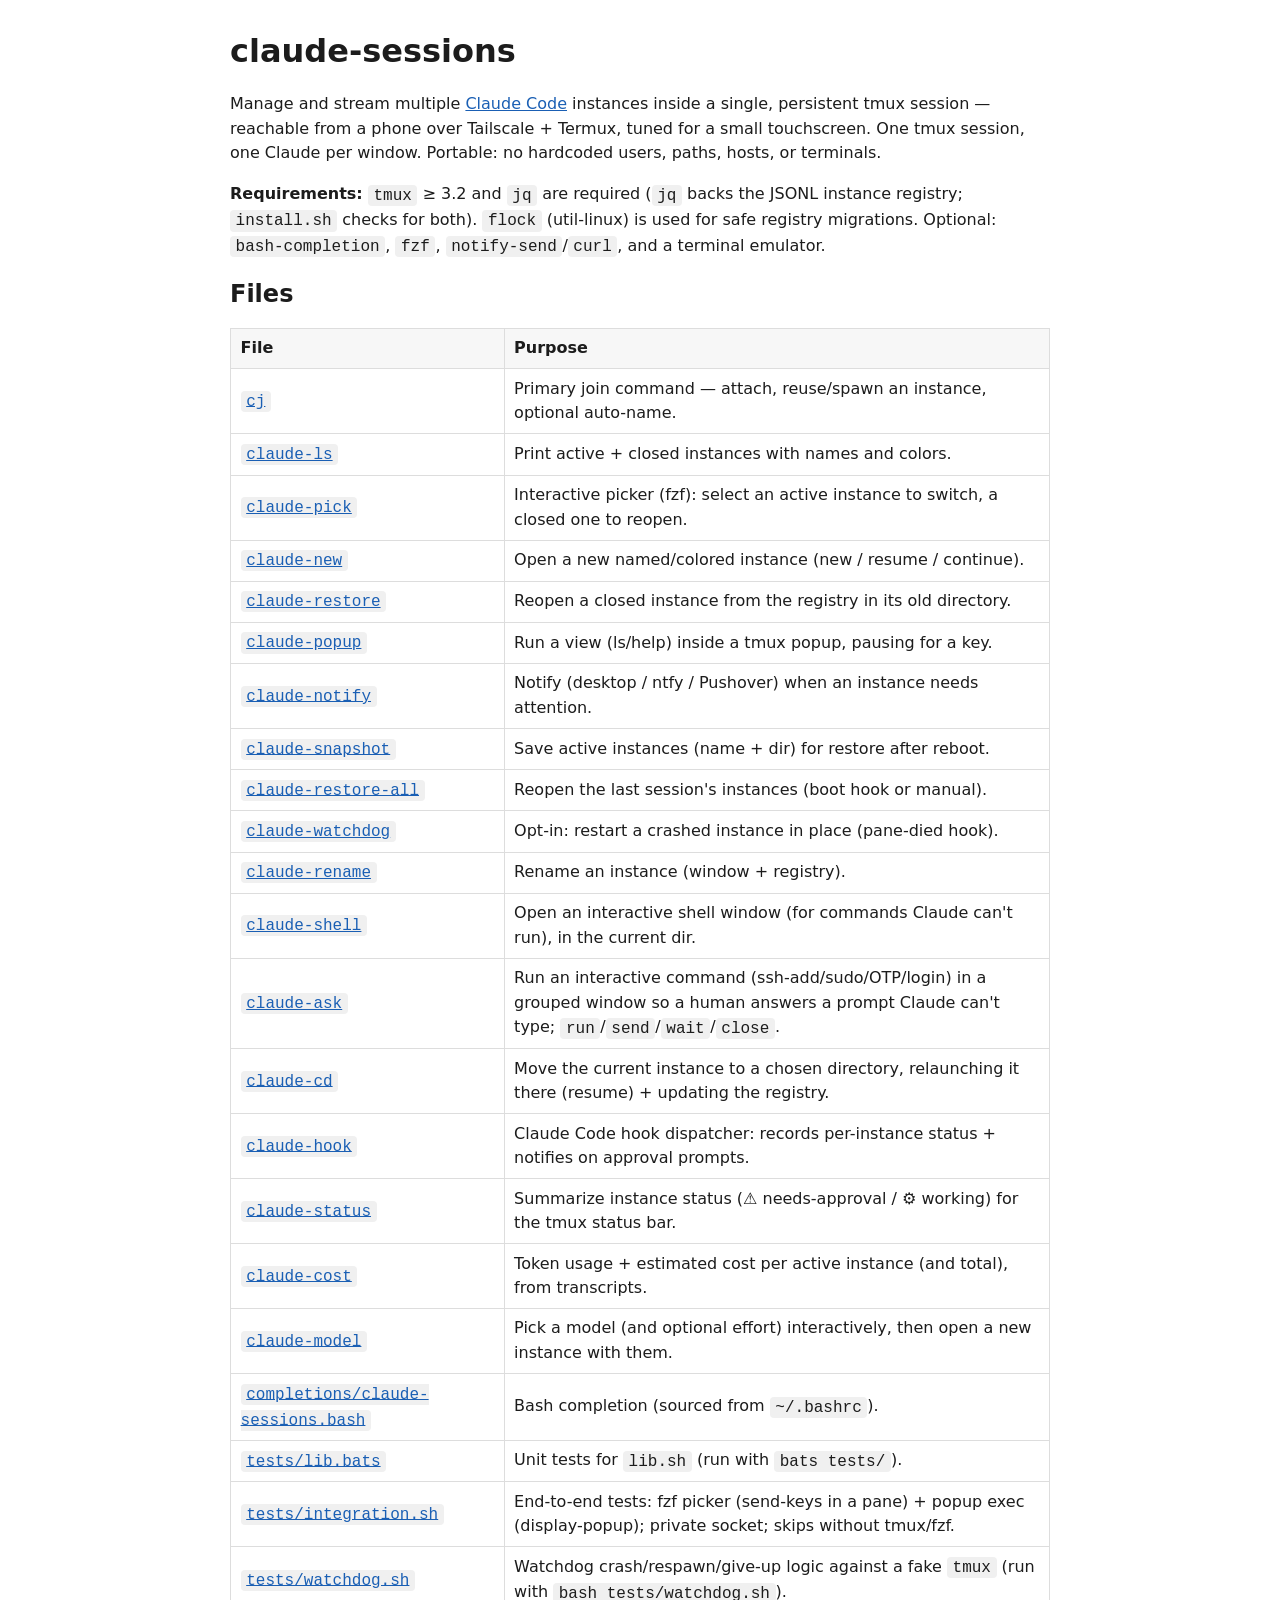
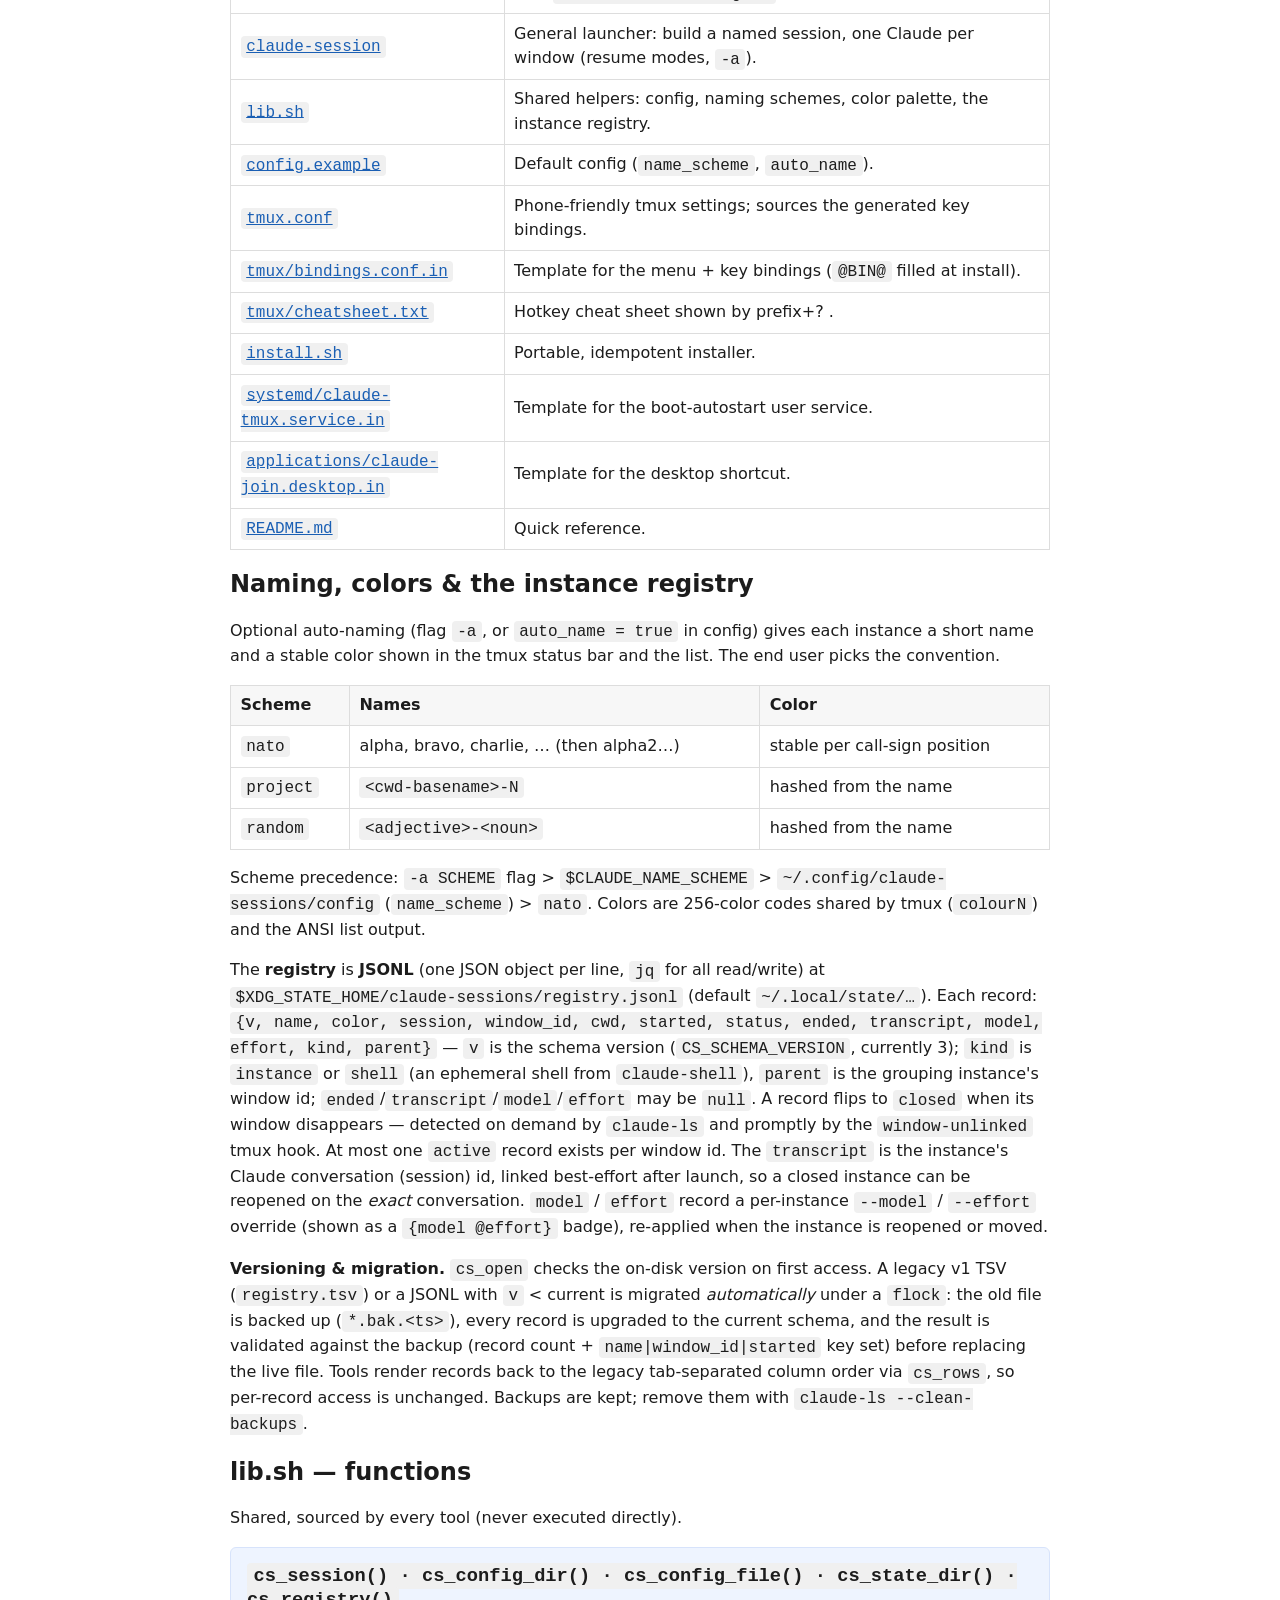
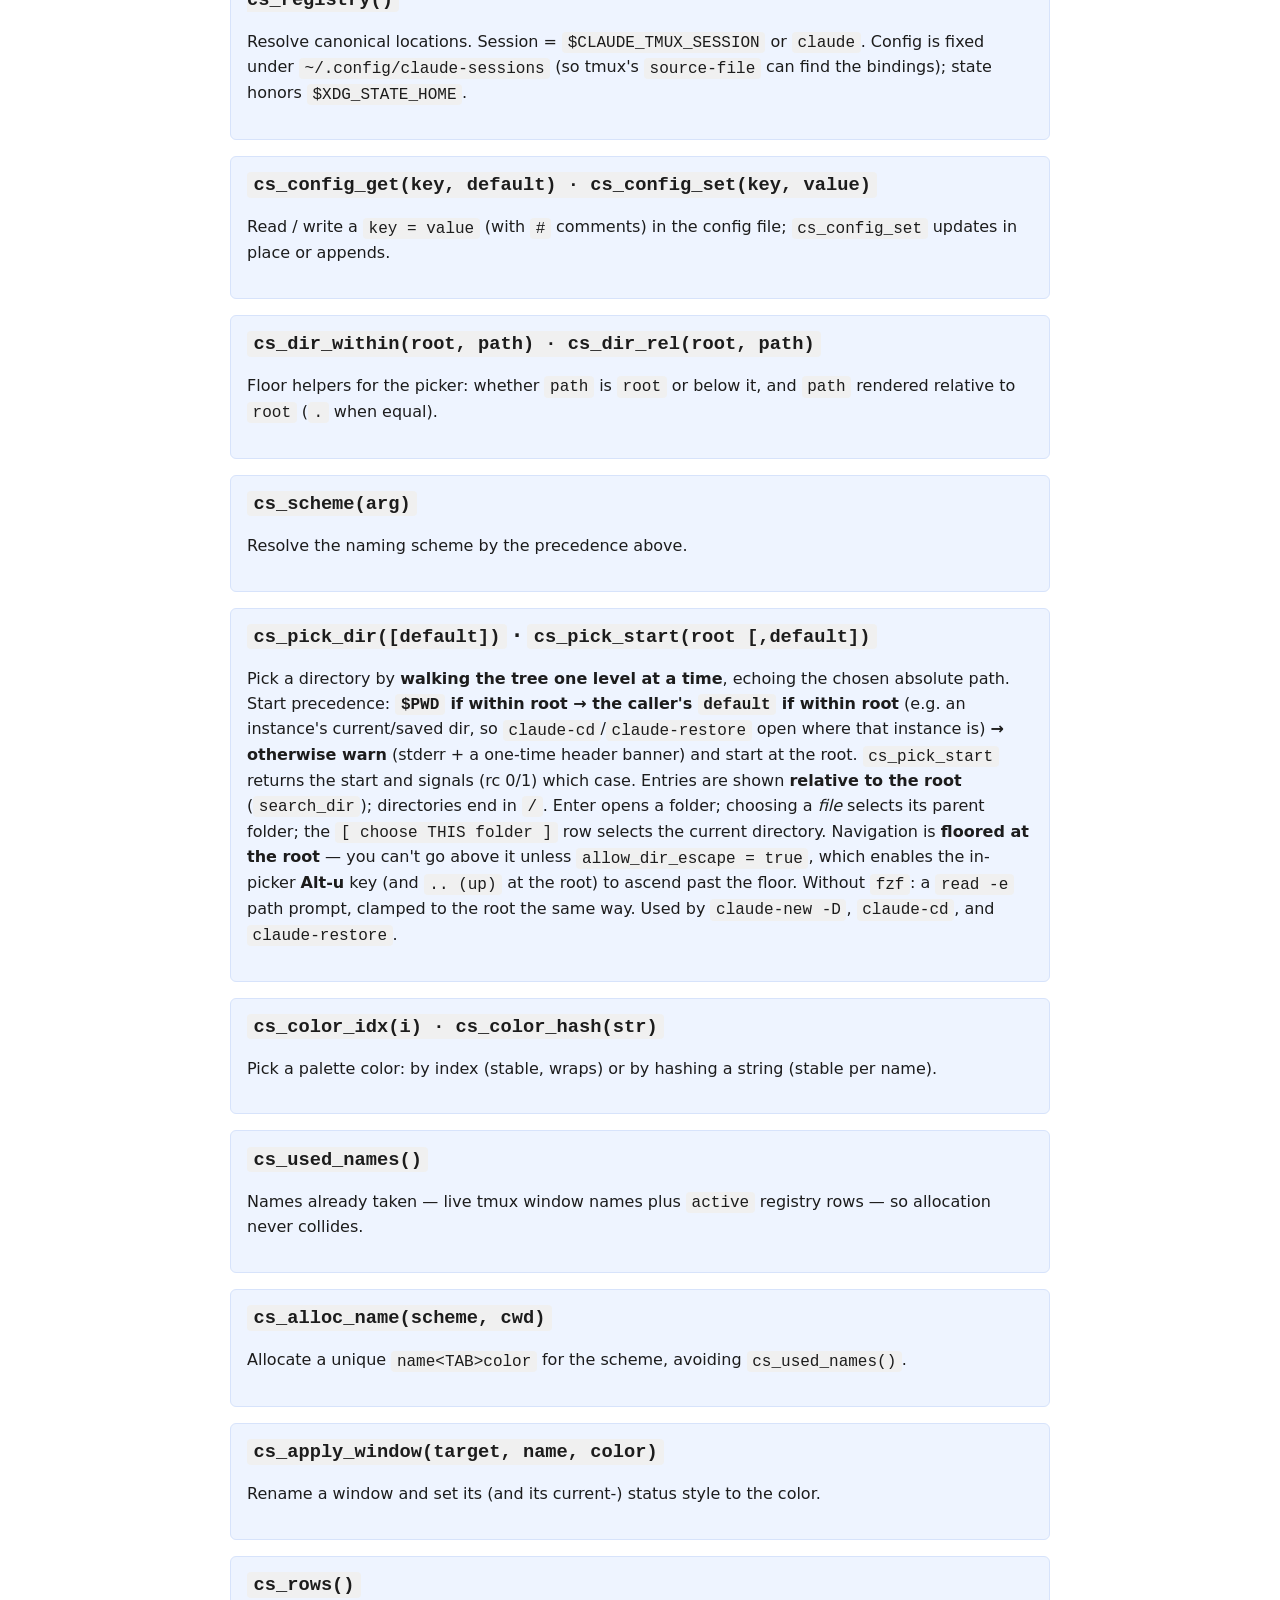
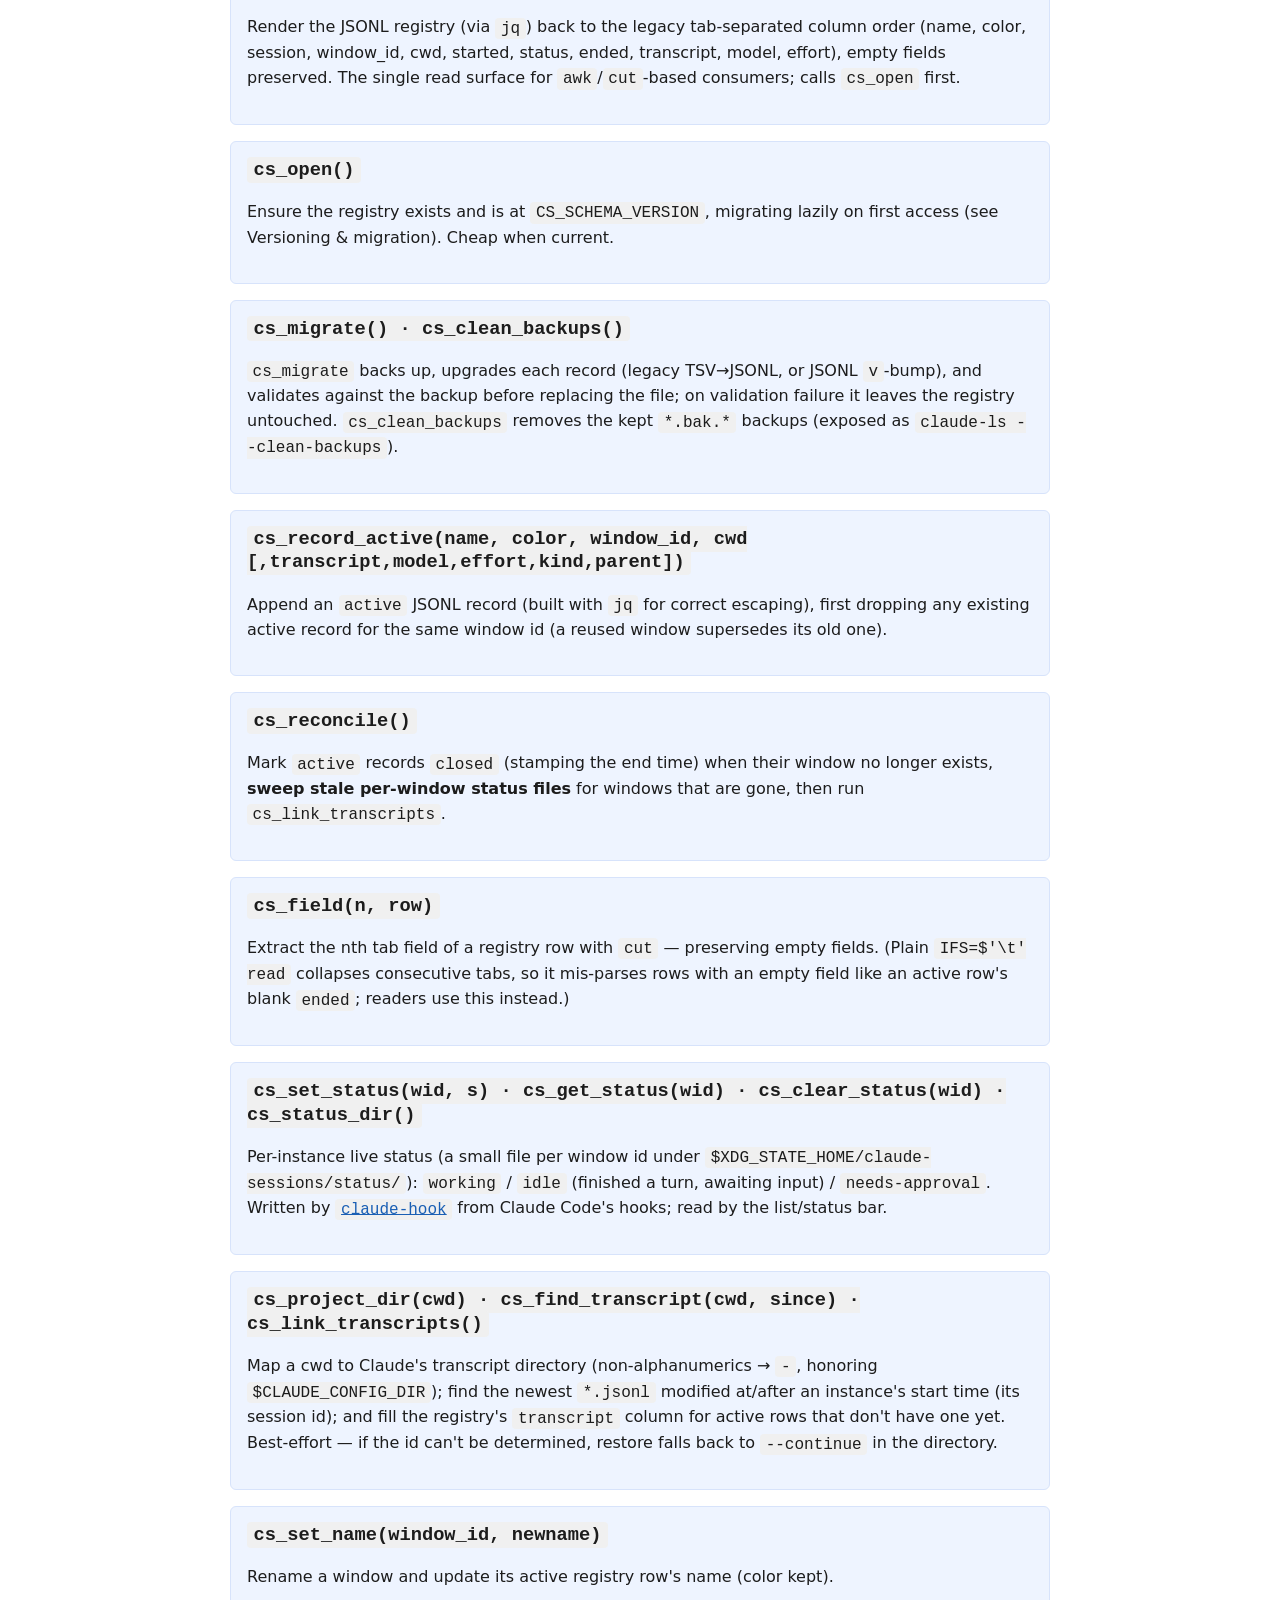
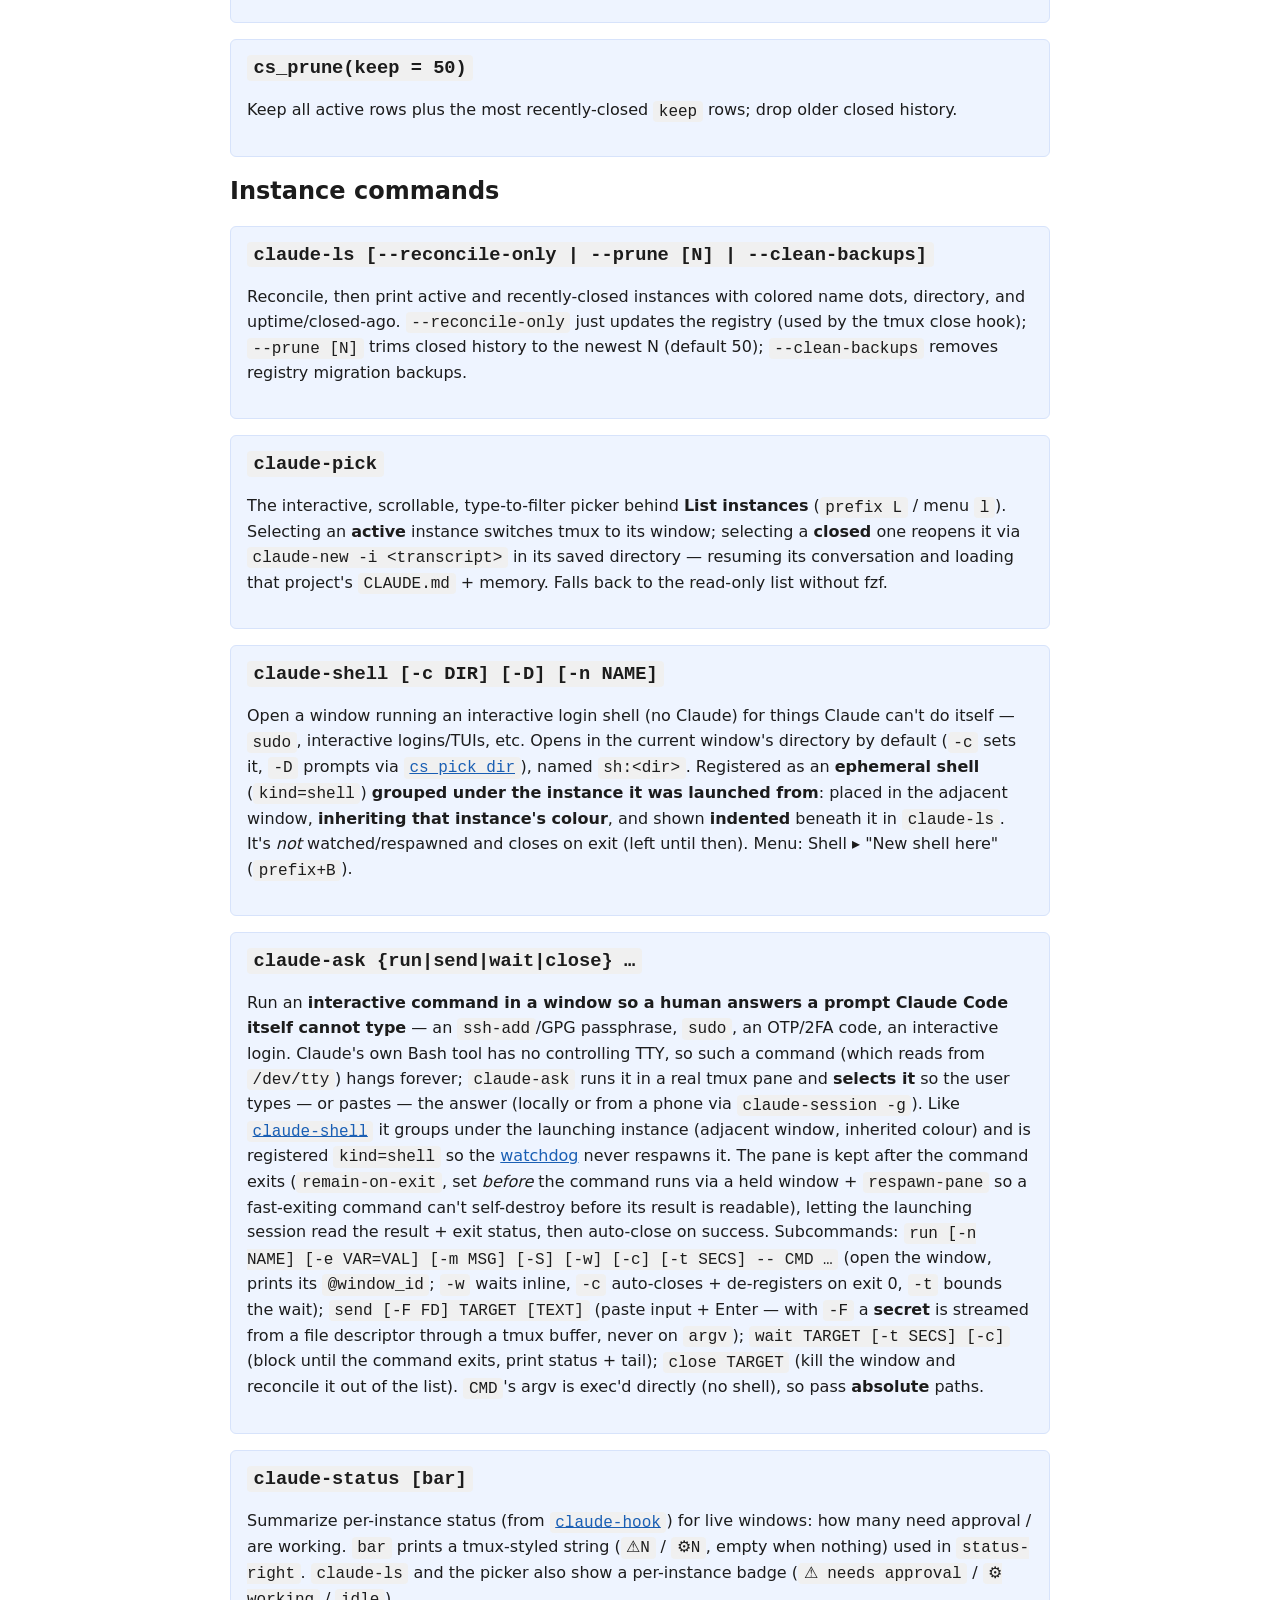
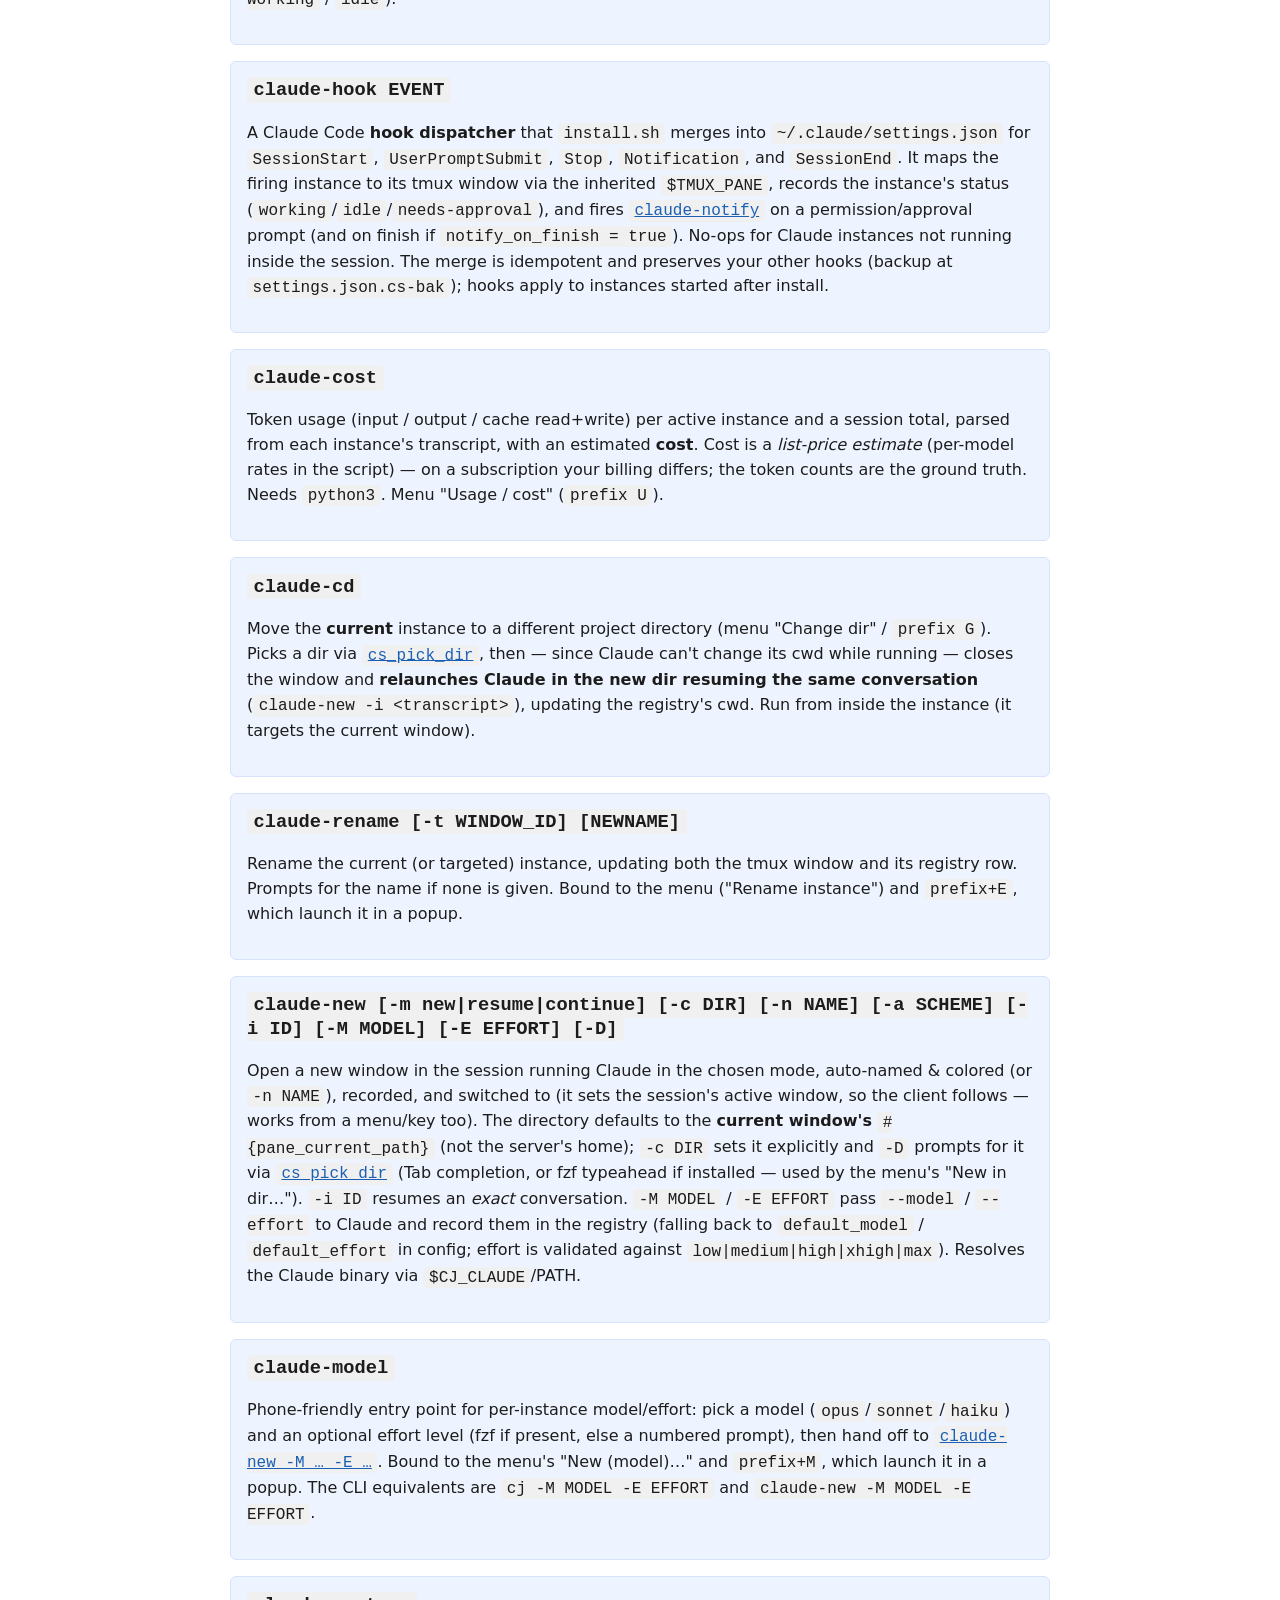
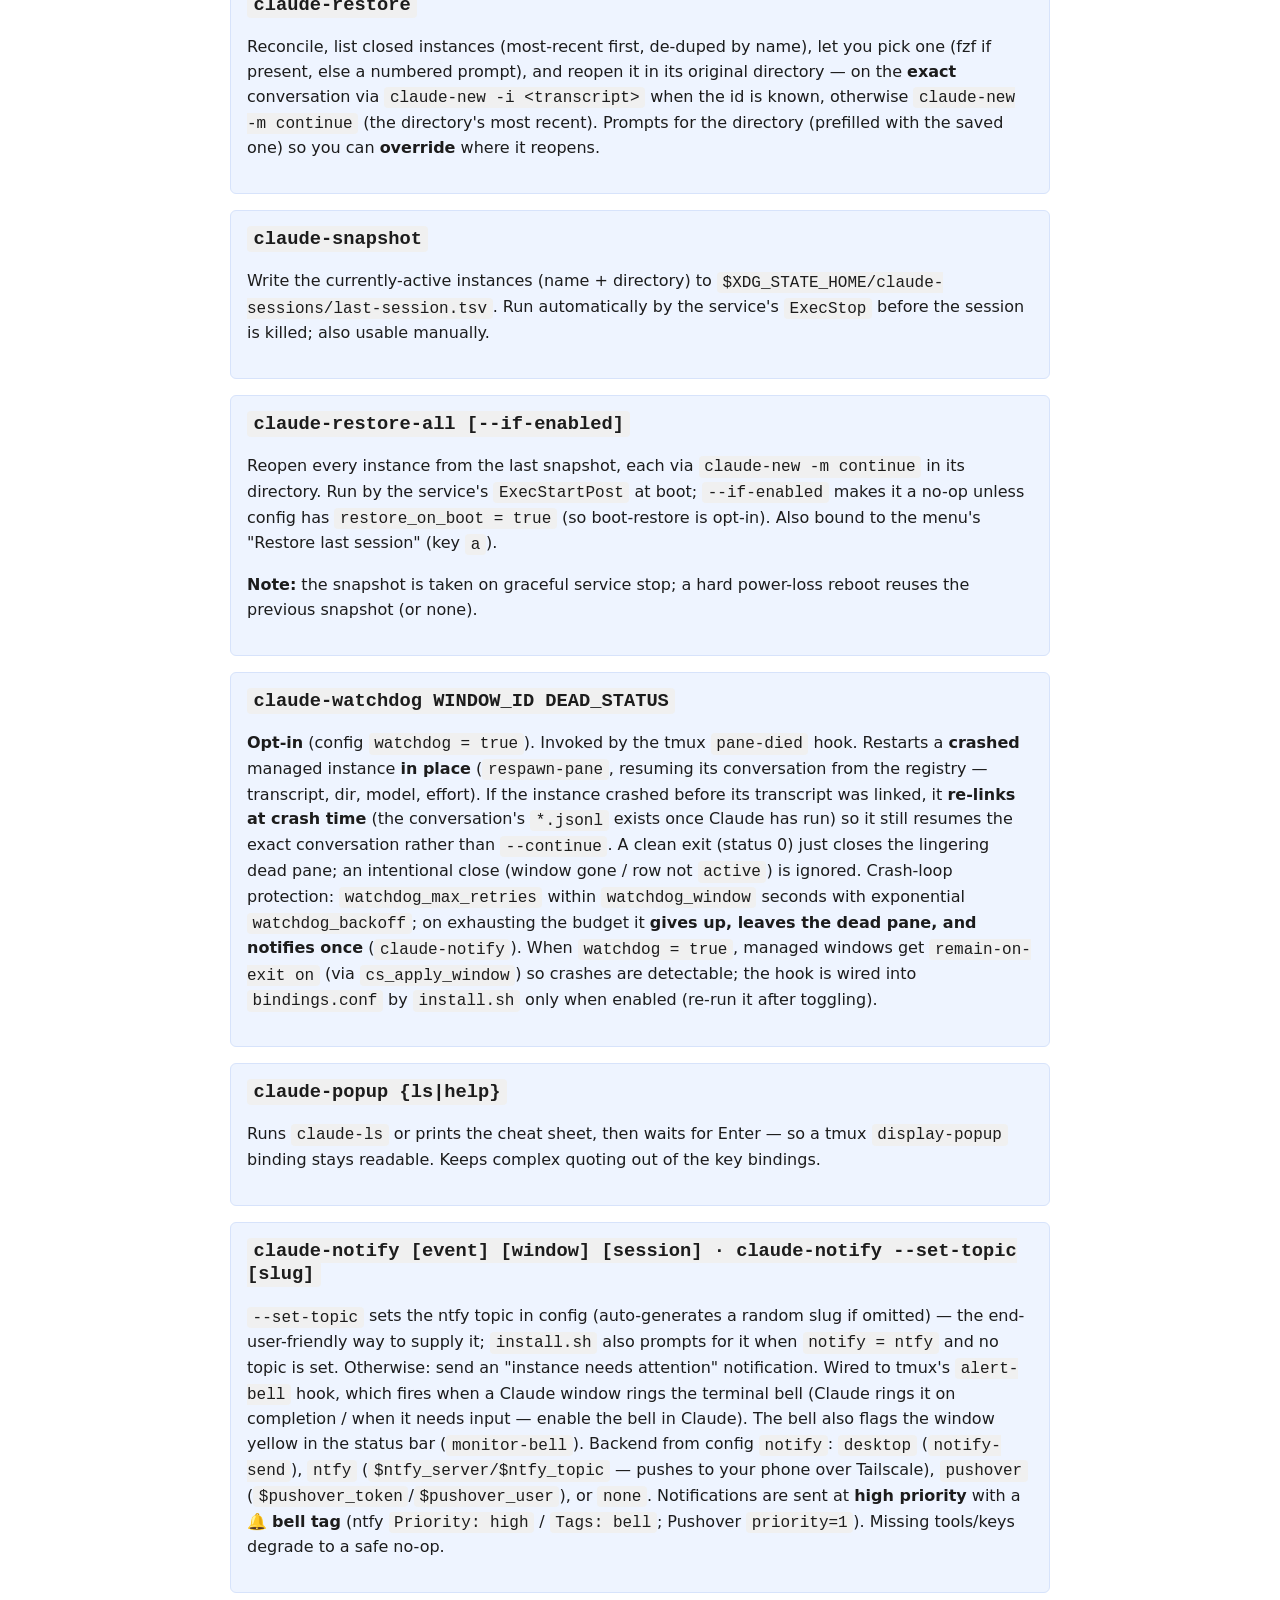
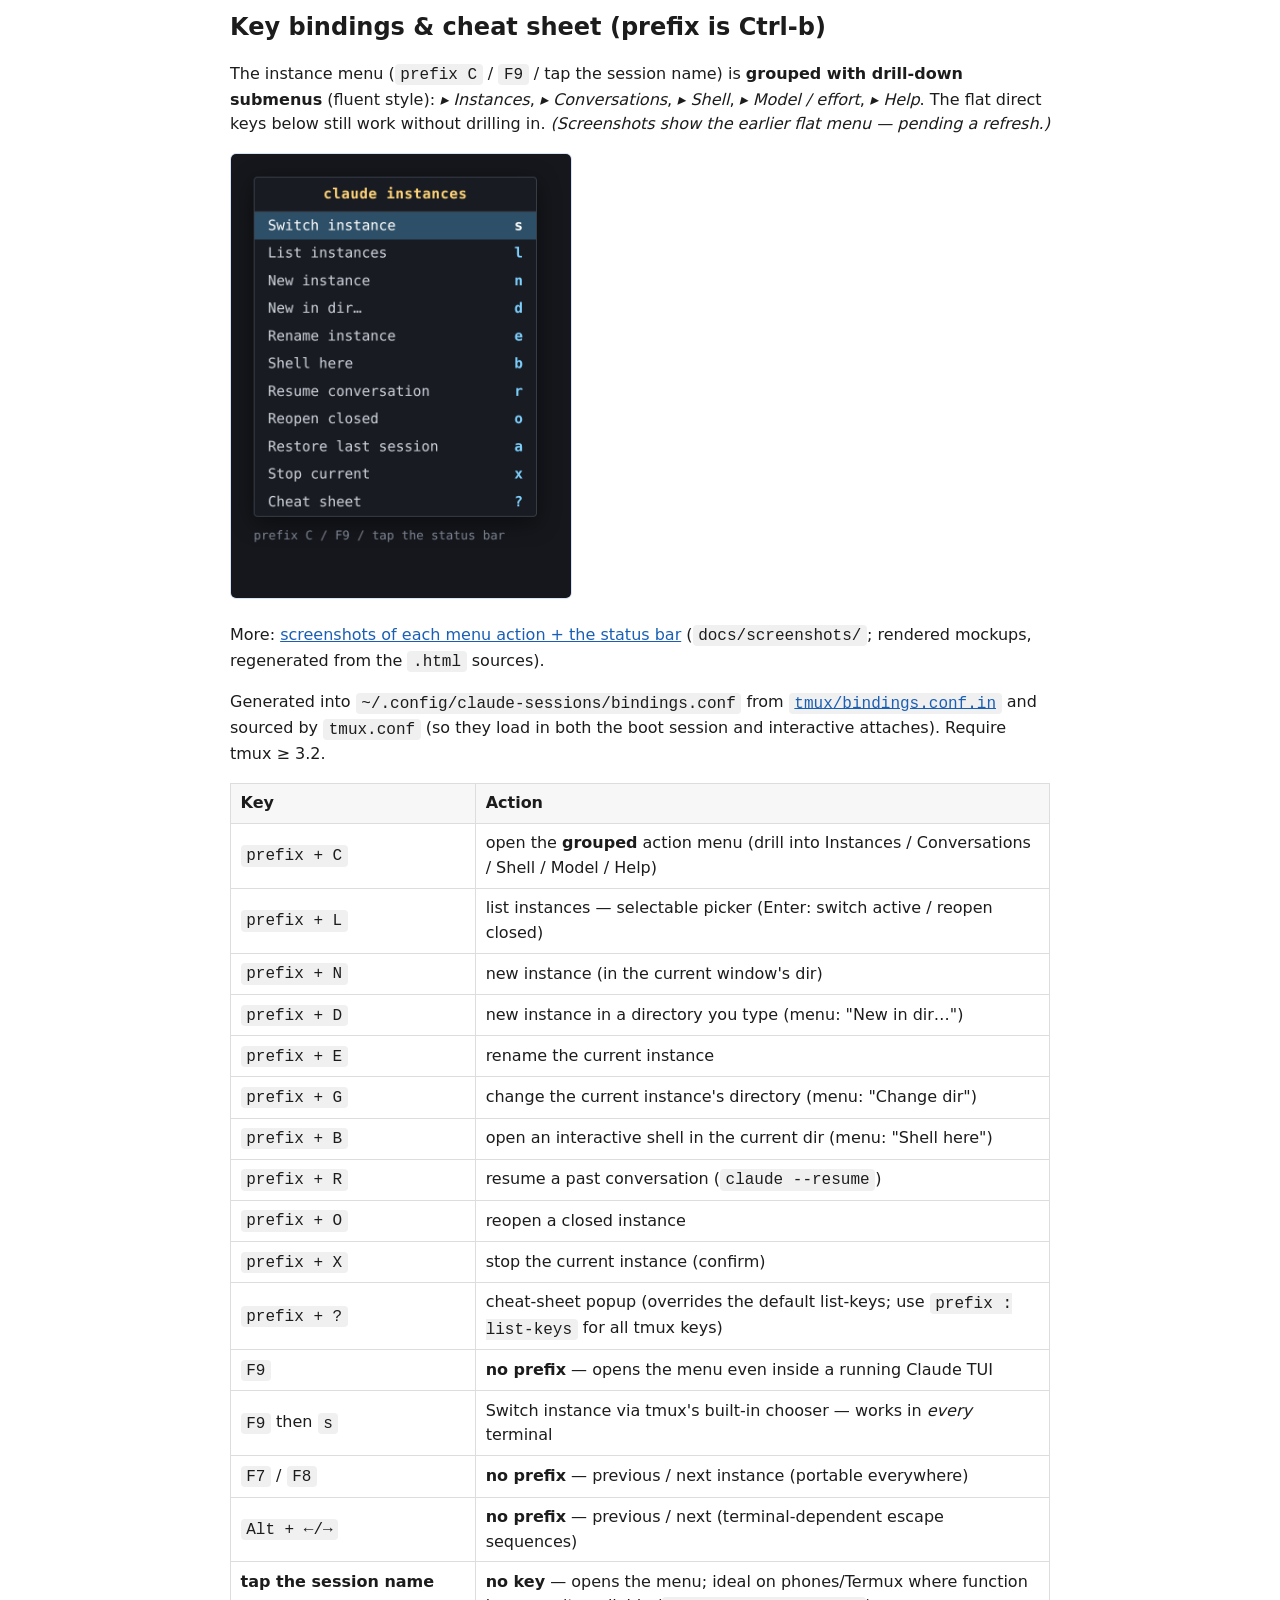
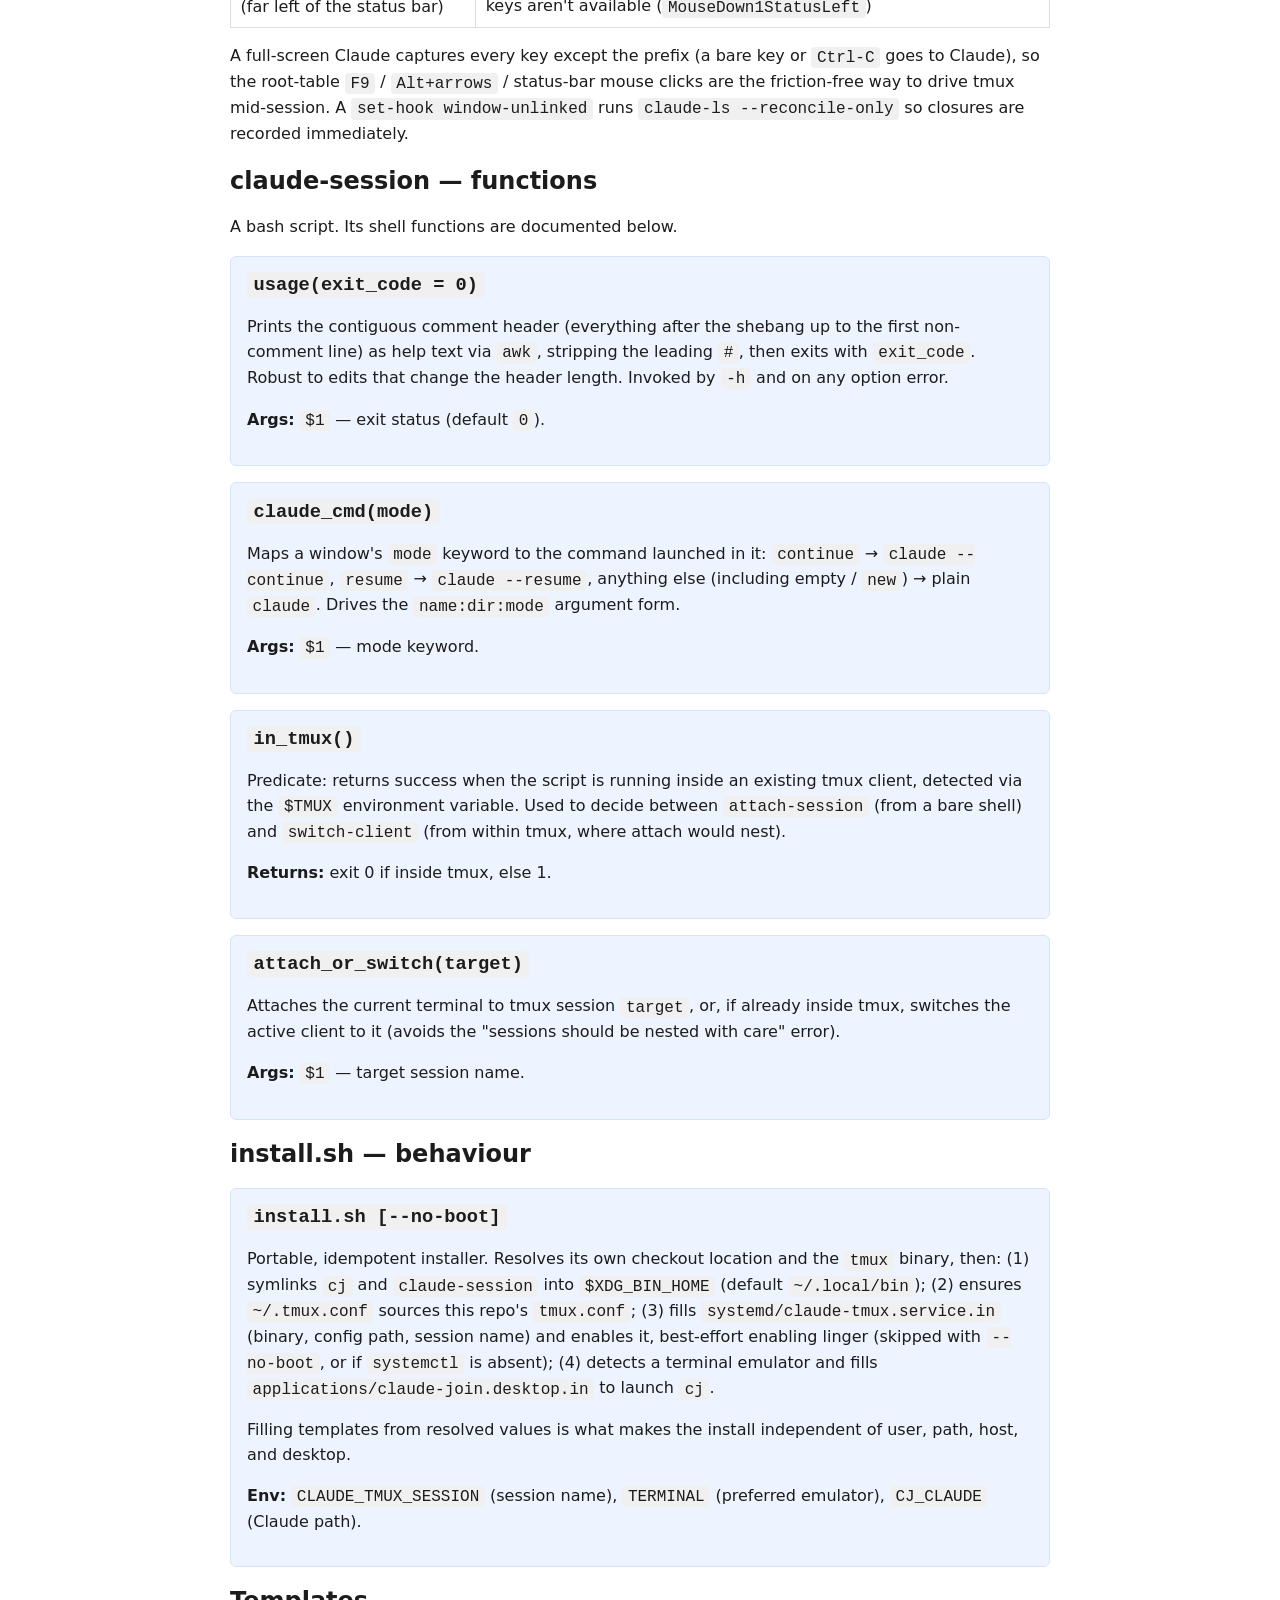
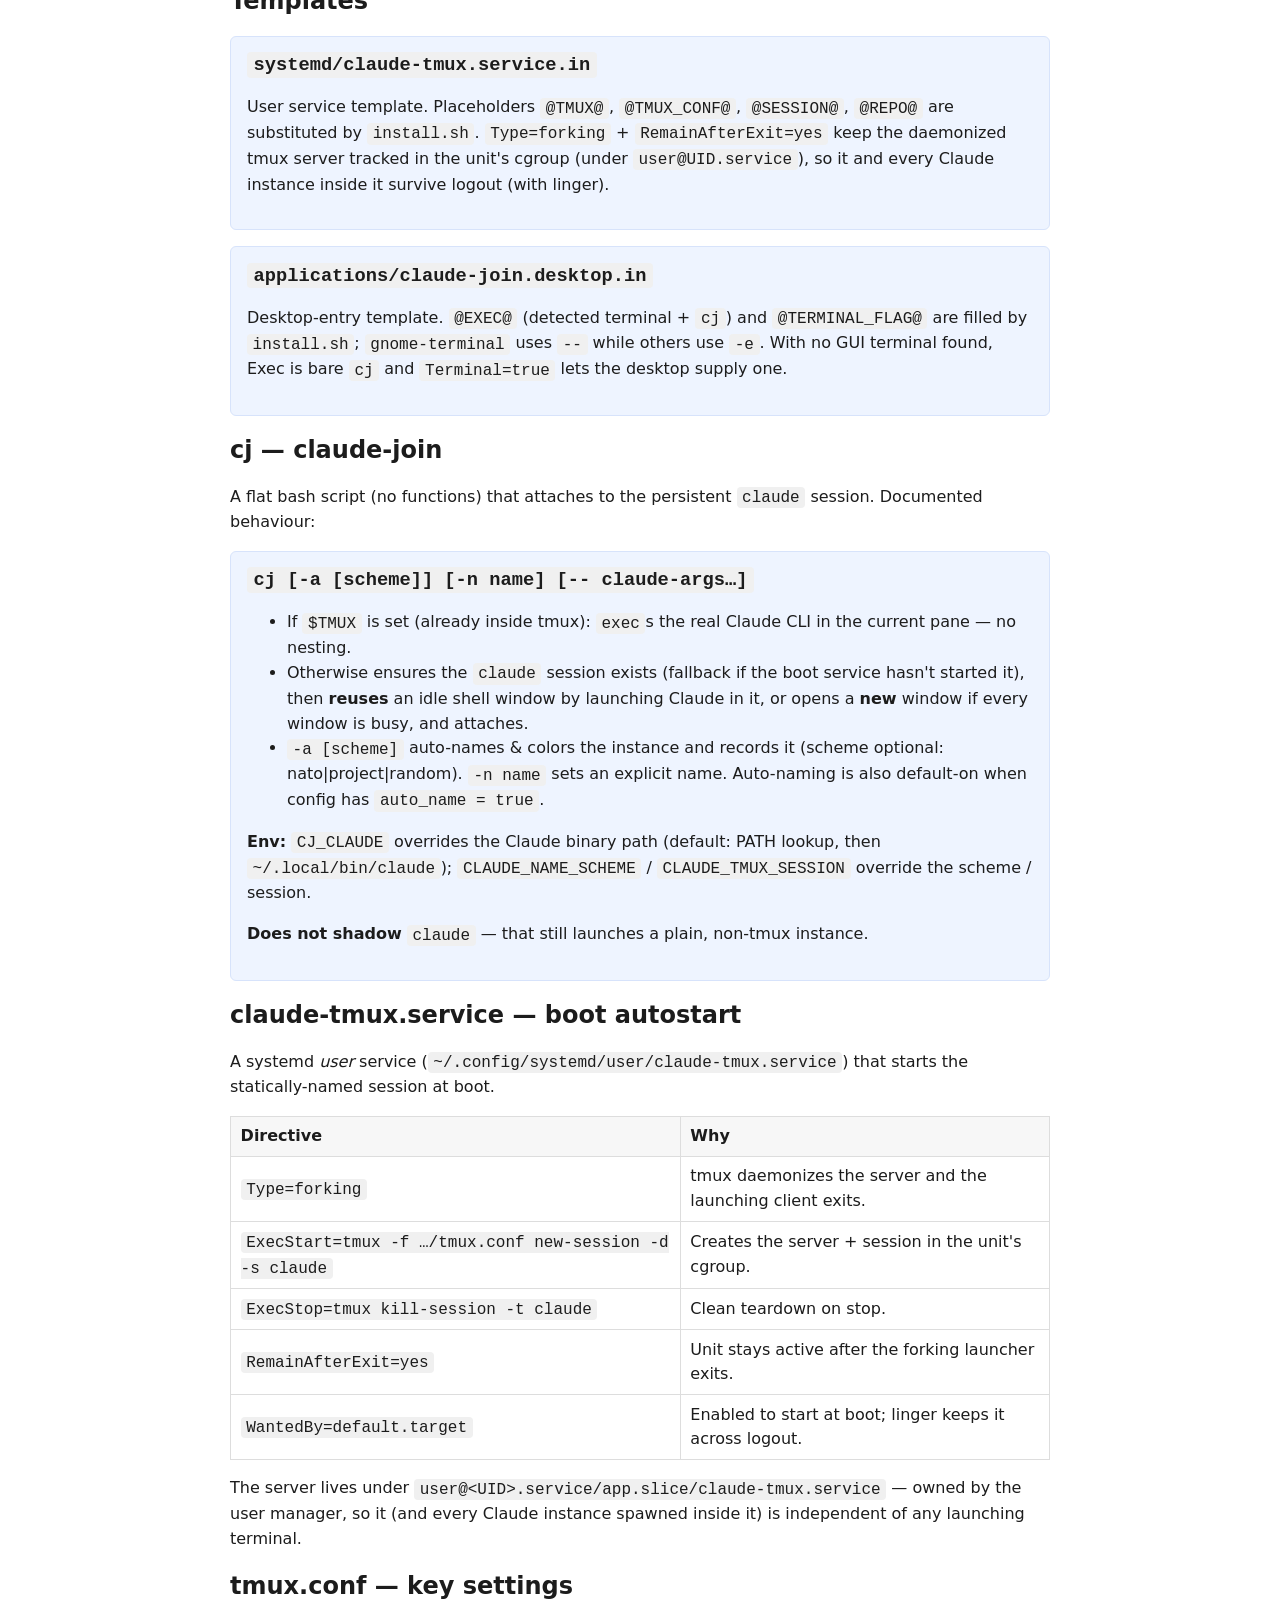
<file: docs/index.html>
<!DOCTYPE html>
<html lang="en">
<head>
<meta charset="utf-8">
<meta name="viewport" content="width=device-width, initial-scale=1">
<title>tmux-session — docs</title>
<style>
  body { font: 16px/1.55 system-ui, sans-serif; max-width: 820px; margin: 2rem auto; padding: 0 1rem; color: #1c1c1c; }
  h1, h2, h3 { line-height: 1.2; }
  code, pre { font-family: ui-monospace, monospace; }
  pre { background: #f4f4f4; padding: .8rem 1rem; border-radius: 6px; overflow-x: auto; }
  code { background: #f0f0f0; padding: .1em .35em; border-radius: 4px; }
  table { border-collapse: collapse; width: 100%; margin: 1rem 0; }
  th, td { border: 1px solid #ddd; padding: .45rem .6rem; text-align: left; }
  th { background: #f7f7f7; }
  .sym { background: #eef4ff; padding: 1rem; border-radius: 6px; margin: 1rem 0; border: 1px solid #d7e3fb; }
  .sym h3 { margin-top: 0; }
  a { color: #1a5fb4; }
</style>
</head>
<body>
<h1>claude-sessions</h1>
<p>Manage and stream multiple <a href="https://claude.com/claude-code">Claude Code</a>
instances inside a single, persistent tmux session — reachable from a phone over
Tailscale + Termux, tuned for a small touchscreen. One tmux session, one Claude
per window. Portable: no hardcoded users, paths, hosts, or terminals.</p>
<p><strong>Requirements:</strong> <code>tmux</code> ≥ 3.2 and <code>jq</code> are
required (<code>jq</code> backs the JSONL instance registry; <code>install.sh</code>
checks for both). <code>flock</code> (util-linux) is used for safe registry
migrations. Optional: <code>bash-completion</code>, <code>fzf</code>,
<code>notify-send</code>/<code>curl</code>, and a terminal emulator.</p>

<h2>Files</h2>
<table>
  <tr><th>File</th><th>Purpose</th></tr>
  <tr><td><a href="../cj"><code>cj</code></a></td><td>Primary join command — attach, reuse/spawn an instance, optional auto-name.</td></tr>
  <tr><td><a href="../claude-ls"><code>claude-ls</code></a></td><td>Print active + closed instances with names and colors.</td></tr>
  <tr><td><a href="../claude-pick"><code>claude-pick</code></a></td><td>Interactive picker (fzf): select an active instance to switch, a closed one to reopen.</td></tr>
  <tr><td><a href="../claude-new"><code>claude-new</code></a></td><td>Open a new named/colored instance (new / resume / continue).</td></tr>
  <tr><td><a href="../claude-restore"><code>claude-restore</code></a></td><td>Reopen a closed instance from the registry in its old directory.</td></tr>
  <tr><td><a href="../claude-popup"><code>claude-popup</code></a></td><td>Run a view (ls/help) inside a tmux popup, pausing for a key.</td></tr>
  <tr><td><a href="../claude-notify"><code>claude-notify</code></a></td><td>Notify (desktop / ntfy / Pushover) when an instance needs attention.</td></tr>
  <tr><td><a href="../claude-snapshot"><code>claude-snapshot</code></a></td><td>Save active instances (name + dir) for restore after reboot.</td></tr>
  <tr><td><a href="../claude-restore-all"><code>claude-restore-all</code></a></td><td>Reopen the last session's instances (boot hook or manual).</td></tr>
  <tr><td><a href="../claude-watchdog"><code>claude-watchdog</code></a></td><td>Opt-in: restart a crashed instance in place (pane-died hook).</td></tr>
  <tr><td><a href="../claude-rename"><code>claude-rename</code></a></td><td>Rename an instance (window + registry).</td></tr>
  <tr><td><a href="../claude-shell"><code>claude-shell</code></a></td><td>Open an interactive shell window (for commands Claude can't run), in the current dir.</td></tr>
  <tr><td><a href="../claude-ask"><code>claude-ask</code></a></td><td>Run an interactive command (ssh-add/sudo/OTP/login) in a grouped window so a human answers a prompt Claude can't type; <code>run</code>/<code>send</code>/<code>wait</code>/<code>close</code>.</td></tr>
  <tr><td><a href="../claude-cd"><code>claude-cd</code></a></td><td>Move the current instance to a chosen directory, relaunching it there (resume) + updating the registry.</td></tr>
  <tr><td><a href="../claude-hook"><code>claude-hook</code></a></td><td>Claude Code hook dispatcher: records per-instance status + notifies on approval prompts.</td></tr>
  <tr><td><a href="../claude-status"><code>claude-status</code></a></td><td>Summarize instance status (⚠ needs-approval / ⚙ working) for the tmux status bar.</td></tr>
  <tr><td><a href="../claude-cost"><code>claude-cost</code></a></td><td>Token usage + estimated cost per active instance (and total), from transcripts.</td></tr>
  <tr><td><a href="../claude-model"><code>claude-model</code></a></td><td>Pick a model (and optional effort) interactively, then open a new instance with them.</td></tr>
  <tr><td><a href="../completions/claude-sessions.bash"><code>completions/claude-sessions.bash</code></a></td><td>Bash completion (sourced from <code>~/.bashrc</code>).</td></tr>
  <tr><td><a href="../tests/lib.bats"><code>tests/lib.bats</code></a></td><td>Unit tests for <code>lib.sh</code> (run with <code>bats tests/</code>).</td></tr>
  <tr><td><a href="../tests/integration.sh"><code>tests/integration.sh</code></a></td><td>End-to-end tests: fzf picker (send-keys in a pane) + popup exec (display-popup); private socket; skips without tmux/fzf.</td></tr>
  <tr><td><a href="../tests/watchdog.sh"><code>tests/watchdog.sh</code></a></td><td>Watchdog crash/respawn/give-up logic against a fake <code>tmux</code> (run with <code>bash tests/watchdog.sh</code>).</td></tr>
  <tr><td><a href="../claude-session"><code>claude-session</code></a></td><td>General launcher: build a named session, one Claude per window (resume modes, <code>-a</code>).</td></tr>
  <tr><td><a href="../lib.sh"><code>lib.sh</code></a></td><td>Shared helpers: config, naming schemes, color palette, the instance registry.</td></tr>
  <tr><td><a href="../config.example"><code>config.example</code></a></td><td>Default config (<code>name_scheme</code>, <code>auto_name</code>).</td></tr>
  <tr><td><a href="../tmux.conf"><code>tmux.conf</code></a></td><td>Phone-friendly tmux settings; sources the generated key bindings.</td></tr>
  <tr><td><a href="../tmux/bindings.conf.in"><code>tmux/bindings.conf.in</code></a></td><td>Template for the menu + key bindings (<code>@BIN@</code> filled at install).</td></tr>
  <tr><td><a href="../tmux/cheatsheet.txt"><code>tmux/cheatsheet.txt</code></a></td><td>Hotkey cheat sheet shown by prefix+? .</td></tr>
  <tr><td><a href="../install.sh"><code>install.sh</code></a></td><td>Portable, idempotent installer.</td></tr>
  <tr><td><a href="../systemd/claude-tmux.service.in"><code>systemd/claude-tmux.service.in</code></a></td><td>Template for the boot-autostart user service.</td></tr>
  <tr><td><a href="../applications/claude-join.desktop.in"><code>applications/claude-join.desktop.in</code></a></td><td>Template for the desktop shortcut.</td></tr>
  <tr><td><a href="../README.md"><code>README.md</code></a></td><td>Quick reference.</td></tr>
</table>

<h2>Naming, colors &amp; the instance registry</h2>
<p>Optional auto-naming (flag <code>-a</code>, or <code>auto_name = true</code> in
config) gives each instance a short name and a stable color shown in the tmux
status bar and the list. The end user picks the convention.</p>
<table>
  <tr><th>Scheme</th><th>Names</th><th>Color</th></tr>
  <tr><td><code>nato</code></td><td>alpha, bravo, charlie, … (then alpha2…)</td><td>stable per call-sign position</td></tr>
  <tr><td><code>project</code></td><td><code>&lt;cwd-basename&gt;-N</code></td><td>hashed from the name</td></tr>
  <tr><td><code>random</code></td><td><code>&lt;adjective&gt;-&lt;noun&gt;</code></td><td>hashed from the name</td></tr>
</table>
<p>Scheme precedence: <code>-a SCHEME</code> flag &gt; <code>$CLAUDE_NAME_SCHEME</code>
&gt; <code>~/.config/claude-sessions/config</code> (<code>name_scheme</code>) &gt;
<code>nato</code>. Colors are 256-color codes shared by tmux (<code>colourN</code>)
and the ANSI list output.</p>
<p>The <strong>registry</strong> is <strong>JSONL</strong> (one JSON object per
line, <code>jq</code> for all read/write) at
<code>$XDG_STATE_HOME/claude-sessions/registry.jsonl</code> (default
<code>~/.local/state/…</code>). Each record:
<code>{v, name, color, session, window_id, cwd, started, status, ended, transcript, model, effort, kind, parent}</code>
— <code>v</code> is the schema version (<code>CS_SCHEMA_VERSION</code>, currently 3);
<code>kind</code> is <code>instance</code> or <code>shell</code> (an ephemeral
shell from <code>claude-shell</code>), <code>parent</code> is the grouping
instance's window id;
<code>ended</code>/<code>transcript</code>/<code>model</code>/<code>effort</code>
may be <code>null</code>. A record flips to <code>closed</code> when its window
disappears — detected on demand by <code>claude-ls</code> and promptly by the
<code>window-unlinked</code> tmux hook. At most one <code>active</code> record
exists per window id. The <code>transcript</code> is the instance's Claude
conversation (session) id, linked best-effort after launch, so a closed instance
can be reopened on the <em>exact</em> conversation. <code>model</code> /
<code>effort</code> record a per-instance <code>--model</code> /
<code>--effort</code> override (shown as a <code>{model&nbsp;@effort}</code>
badge), re-applied when the instance is reopened or moved.</p>
<p><strong>Versioning &amp; migration.</strong> <code>cs_open</code> checks the
on-disk version on first access. A legacy v1 TSV (<code>registry.tsv</code>) or a
JSONL with <code>v</code> &lt; current is migrated <em>automatically</em> under a
<code>flock</code>: the old file is backed up (<code>*.bak.&lt;ts&gt;</code>),
every record is upgraded to the current schema, and the result is validated
against the backup (record count + <code>name|window_id|started</code> key set)
before replacing the live file. Tools render records back to the legacy
tab-separated column order via <code>cs_rows</code>, so per-record access is
unchanged. Backups are kept; remove them with <code>claude-ls --clean-backups</code>.</p>

<h2>lib.sh — functions</h2>
<p>Shared, sourced by every tool (never executed directly).</p>
<div class="sym"><h3 id="cs-paths"><code>cs_session() · cs_config_dir() · cs_config_file() · cs_state_dir() · cs_registry()</code></h3>
<p>Resolve canonical locations. Session = <code>$CLAUDE_TMUX_SESSION</code> or
<code>claude</code>. Config is fixed under <code>~/.config/claude-sessions</code>
(so tmux's <code>source-file</code> can find the bindings); state honors
<code>$XDG_STATE_HOME</code>.</p></div>
<div class="sym"><h3 id="cs-config"><code>cs_config_get(key, default) · cs_config_set(key, value)</code></h3>
<p>Read / write a <code>key = value</code> (with <code>#</code> comments) in the
config file; <code>cs_config_set</code> updates in place or appends.</p></div>
<div class="sym"><h3 id="cs-dirhelp"><code>cs_dir_within(root, path) · cs_dir_rel(root, path)</code></h3>
<p>Floor helpers for the picker: whether <code>path</code> is <code>root</code> or
below it, and <code>path</code> rendered relative to <code>root</code>
(<code>.</code> when equal).</p></div>
<div class="sym"><h3 id="cs-scheme"><code>cs_scheme(arg)</code></h3>
<p>Resolve the naming scheme by the precedence above.</p></div>
<div class="sym"><h3 id="cs-pickdir"><code>cs_pick_dir([default])</code> · <code>cs_pick_start(root [,default])</code></h3>
<p>Pick a directory by <strong>walking the tree one level at a time</strong>,
echoing the chosen absolute path. Start precedence: <strong><code>$PWD</code> if
within root → the caller's <code>default</code> if within root</strong> (e.g. an
instance's current/saved dir, so <code>claude-cd</code>/<code>claude-restore</code>
open where that instance is) <strong>→ otherwise warn</strong> (stderr + a one-time
header banner) and start at the root. <code>cs_pick_start</code> returns the start
and signals (rc 0/1) which case. Entries are shown <strong>relative to the
root</strong> (<code>search_dir</code>); directories end in <code>/</code>.
Enter opens a folder; choosing a <em>file</em> selects its parent folder; the
<code>[ choose THIS folder ]</code> row selects the current directory. Navigation
is <strong>floored at the root</strong> — you can't go above it unless
<code>allow_dir_escape = true</code>, which enables the in-picker <strong>Alt-u</strong>
key (and <code>.. (up)</code> at the root) to ascend past the floor. Without
<code>fzf</code>: a <code>read -e</code> path prompt, clamped to the root the
same way. Used by <code>claude-new -D</code>, <code>claude-cd</code>, and
<code>claude-restore</code>.</p></div>
<div class="sym"><h3 id="cs-color"><code>cs_color_idx(i) · cs_color_hash(str)</code></h3>
<p>Pick a palette color: by index (stable, wraps) or by hashing a string
(stable per name).</p></div>
<div class="sym"><h3 id="cs-used"><code>cs_used_names()</code></h3>
<p>Names already taken — live tmux window names plus <code>active</code> registry
rows — so allocation never collides.</p></div>
<div class="sym"><h3 id="cs-alloc"><code>cs_alloc_name(scheme, cwd)</code></h3>
<p>Allocate a unique <code>name&lt;TAB&gt;color</code> for the scheme, avoiding
<code>cs_used_names()</code>.</p></div>
<div class="sym"><h3 id="cs-apply"><code>cs_apply_window(target, name, color)</code></h3>
<p>Rename a window and set its (and its current-) status style to the color.</p></div>
<div class="sym"><h3 id="cs-rows"><code>cs_rows()</code></h3>
<p>Render the JSONL registry (via <code>jq</code>) back to the legacy
tab-separated column order (name, color, session, window_id, cwd, started,
status, ended, transcript, model, effort), empty fields preserved. The single
read surface for <code>awk</code>/<code>cut</code>-based consumers; calls
<code>cs_open</code> first.</p></div>
<div class="sym"><h3 id="cs-open"><code>cs_open()</code></h3>
<p>Ensure the registry exists and is at <code>CS_SCHEMA_VERSION</code>, migrating
lazily on first access (see Versioning &amp; migration). Cheap when current.</p></div>
<div class="sym"><h3 id="cs-migrate"><code>cs_migrate() · cs_clean_backups()</code></h3>
<p><code>cs_migrate</code> backs up, upgrades each record (legacy TSV→JSONL, or
JSONL <code>v</code>-bump), and validates against the backup before replacing the
file; on validation failure it leaves the registry untouched.
<code>cs_clean_backups</code> removes the kept <code>*.bak.*</code> backups
(exposed as <code>claude-ls --clean-backups</code>).</p></div>
<div class="sym"><h3 id="cs-record"><code>cs_record_active(name, color, window_id, cwd [,transcript,model,effort,kind,parent])</code></h3>
<p>Append an <code>active</code> JSONL record (built with <code>jq</code> for
correct escaping), first dropping any existing active record for the same window
id (a reused window supersedes its old one).</p></div>
<div class="sym"><h3 id="cs-reconcile"><code>cs_reconcile()</code></h3>
<p>Mark <code>active</code> records <code>closed</code> (stamping the end time)
when their window no longer exists, <strong>sweep stale per-window status files</strong>
for windows that are gone, then run <code>cs_link_transcripts</code>.</p></div>
<div class="sym"><h3 id="cs-field"><code>cs_field(n, row)</code></h3>
<p>Extract the nth tab field of a registry row with <code>cut</code> — preserving
empty fields. (Plain <code>IFS=$'\t' read</code> collapses consecutive tabs, so it
mis-parses rows with an empty field like an active row's blank <code>ended</code>;
readers use this instead.)</p></div>
<div class="sym"><h3 id="cs-status"><code>cs_set_status(wid, s) · cs_get_status(wid) · cs_clear_status(wid) · cs_status_dir()</code></h3>
<p>Per-instance live status (a small file per window id under
<code>$XDG_STATE_HOME/claude-sessions/status/</code>): <code>working</code> /
<code>idle</code> (finished a turn, awaiting input) / <code>needs-approval</code>.
Written by <a href="#cmd-hook"><code>claude-hook</code></a> from Claude Code's
hooks; read by the list/status bar.</p></div>
<div class="sym"><h3 id="cs-project"><code>cs_project_dir(cwd) · cs_find_transcript(cwd, since) · cs_link_transcripts()</code></h3>
<p>Map a cwd to Claude's transcript directory (non-alphanumerics → <code>-</code>,
honoring <code>$CLAUDE_CONFIG_DIR</code>); find the newest <code>*.jsonl</code>
modified at/after an instance's start time (its session id); and fill the
registry's <code>transcript</code> column for active rows that don't have one yet.
Best-effort — if the id can't be determined, restore falls back to
<code>--continue</code> in the directory.</p></div>
<div class="sym"><h3 id="cs-setname"><code>cs_set_name(window_id, newname)</code></h3>
<p>Rename a window and update its active registry row's name (color kept).</p></div>
<div class="sym"><h3 id="cs-prune"><code>cs_prune(keep = 50)</code></h3>
<p>Keep all active rows plus the most recently-closed <code>keep</code> rows;
drop older closed history.</p></div>

<h2>Instance commands</h2>
<div class="sym"><h3 id="cmd-ls"><code>claude-ls [--reconcile-only | --prune [N] | --clean-backups]</code></h3>
<p>Reconcile, then print active and recently-closed instances with colored
name dots, directory, and uptime/closed-ago. <code>--reconcile-only</code> just
updates the registry (used by the tmux close hook); <code>--prune [N]</code>
trims closed history to the newest N (default 50);
<code>--clean-backups</code> removes registry migration backups.</p></div>
<div class="sym"><h3 id="cmd-pick"><code>claude-pick</code></h3>
<p>The interactive, scrollable, type-to-filter picker behind <strong>List
instances</strong> (<code>prefix L</code> / menu <code>l</code>). Selecting an
<strong>active</strong> instance switches tmux to its window; selecting a
<strong>closed</strong> one reopens it via <code>claude-new -i &lt;transcript&gt;</code>
in its saved directory — resuming its conversation and loading that project's
<code>CLAUDE.md</code> + memory. Falls back to the read-only list without fzf.</p></div>
<div class="sym"><h3 id="cmd-shell"><code>claude-shell [-c DIR] [-D] [-n NAME]</code></h3>
<p>Open a window running an interactive login shell (no Claude) for things Claude
can't do itself — <code>sudo</code>, interactive logins/TUIs, etc. Opens in the
current window's directory by default (<code>-c</code> sets it, <code>-D</code>
prompts via <a href="#cs-pickdir"><code>cs_pick_dir</code></a>), named
<code>sh:&lt;dir&gt;</code>. Registered as an <strong>ephemeral shell</strong>
(<code>kind=shell</code>) <strong>grouped under the instance it was launched
from</strong>: placed in the adjacent window, <strong>inheriting that instance's
colour</strong>, and shown <strong>indented</strong> beneath it in
<code>claude-ls</code>. It's <em>not</em> watched/respawned and closes on exit
(left until then). Menu: Shell ▸ "New shell here" (<code>prefix+B</code>).</p></div>
<div class="sym"><h3 id="cmd-ask"><code>claude-ask {run|send|wait|close} …</code></h3>
<p>Run an <strong>interactive command in a window so a human answers a prompt
Claude Code itself cannot type</strong> — an <code>ssh-add</code>/GPG passphrase,
<code>sudo</code>, an OTP/2FA code, an interactive login. Claude's own Bash tool
has no controlling TTY, so such a command (which reads from <code>/dev/tty</code>)
hangs forever; <code>claude-ask</code> runs it in a real tmux pane and
<strong>selects it</strong> so the user types — or pastes — the answer (locally or
from a phone via <code>claude-session -g</code>). Like
<a href="#cmd-shell"><code>claude-shell</code></a> it groups under the launching
instance (adjacent window, inherited colour) and is registered
<code>kind=shell</code> so the <a href="#cmd-watchdog">watchdog</a> never respawns
it. The pane is kept after the command exits (<code>remain-on-exit</code>, set
<em>before</em> the command runs via a held window + <code>respawn-pane</code> so a
fast-exiting command can't self-destroy before its result is readable), letting
the launching session read the result + exit status, then auto-close on success.
Subcommands: <code>run [-n NAME] [-e VAR=VAL] [-m MSG] [-S] [-w] [-c] [-t SECS]
-- CMD …</code> (open the window, prints its <code>@window_id</code>; <code>-w</code>
waits inline, <code>-c</code> auto-closes + de-registers on exit&nbsp;0,
<code>-t</code> bounds the wait); <code>send [-F FD] TARGET [TEXT]</code> (paste
input + Enter — with <code>-F</code> a <strong>secret</strong> is streamed from a
file descriptor through a tmux buffer, never on <code>argv</code>);
<code>wait TARGET [-t SECS] [-c]</code> (block until the command exits, print status
+ tail); <code>close TARGET</code> (kill the window and reconcile it out of the
list). <code>CMD</code>'s argv is exec'd directly (no shell), so pass
<strong>absolute</strong> paths.</p></div>
<div class="sym"><h3 id="cmd-status"><code>claude-status [bar]</code></h3>
<p>Summarize per-instance status (from <a href="#cmd-hook"><code>claude-hook</code></a>)
for live windows: how many need approval / are working. <code>bar</code> prints a
tmux-styled string (<code>⚠N</code> / <code>⚙N</code>, empty when nothing) used in
<code>status-right</code>. <code>claude-ls</code> and the picker also show a
per-instance badge (<code>⚠ needs approval</code> / <code>⚙ working</code> /
<code>idle</code>).</p></div>
<div class="sym"><h3 id="cmd-hook"><code>claude-hook EVENT</code></h3>
<p>A Claude Code <strong>hook dispatcher</strong> that <code>install.sh</code> merges into
<code>~/.claude/settings.json</code> for <code>SessionStart</code>,
<code>UserPromptSubmit</code>, <code>Stop</code>, <code>Notification</code>, and
<code>SessionEnd</code>. It maps the firing instance to its tmux window via the
inherited <code>$TMUX_PANE</code>, records the instance's status
(<code>working</code>/<code>idle</code>/<code>needs-approval</code>), and fires
<a href="#cmd-notify"><code>claude-notify</code></a> on a permission/approval
prompt (and on finish if <code>notify_on_finish = true</code>). No-ops for Claude
instances not running inside the session. The merge is idempotent and preserves
your other hooks (backup at <code>settings.json.cs-bak</code>); hooks apply to
instances started after install.</p></div>
<div class="sym"><h3 id="cmd-cost"><code>claude-cost</code></h3>
<p>Token usage (input / output / cache read+write) per active instance and a
session total, parsed from each instance's transcript, with an estimated
<strong>cost</strong>. Cost is a <em>list-price estimate</em> (per-model rates in
the script) — on a subscription your billing differs; the token counts are the
ground truth. Needs <code>python3</code>. Menu "Usage / cost" (<code>prefix U</code>).</p></div>
<div class="sym"><h3 id="cmd-cd"><code>claude-cd</code></h3>
<p>Move the <strong>current</strong> instance to a different project directory
(menu "Change dir" / <code>prefix G</code>). Picks a dir via
<a href="#cs-pickdir"><code>cs_pick_dir</code></a>, then — since Claude can't
change its cwd while running — closes the window and <strong>relaunches Claude in
the new dir resuming the same conversation</strong> (<code>claude-new -i
&lt;transcript&gt;</code>), updating the registry's cwd. Run from inside the
instance (it targets the current window).</p></div>
<div class="sym"><h3 id="cmd-rename"><code>claude-rename [-t WINDOW_ID] [NEWNAME]</code></h3>
<p>Rename the current (or targeted) instance, updating both the tmux window and
its registry row. Prompts for the name if none is given. Bound to the menu
("Rename instance") and <code>prefix+E</code>, which launch it in a popup.</p></div>
<div class="sym"><h3 id="cmd-new"><code>claude-new [-m new|resume|continue] [-c DIR] [-n NAME] [-a SCHEME] [-i ID] [-M MODEL] [-E EFFORT] [-D]</code></h3>
<p>Open a new window in the session running Claude in the chosen mode, auto-named
&amp; colored (or <code>-n NAME</code>), recorded, and switched to (it sets the
session's active window, so the client follows — works from a menu/key too).
The directory defaults to the <strong>current window's</strong>
<code>#{pane_current_path}</code> (not the server's home); <code>-c DIR</code>
sets it explicitly and <code>-D</code> prompts for it via
<a href="#cs-pickdir"><code>cs_pick_dir</code></a> (Tab completion, or fzf
typeahead if installed — used by the menu's "New in dir…"). <code>-i ID</code>
resumes an <em>exact</em> conversation. <code>-M MODEL</code> /
<code>-E EFFORT</code> pass <code>--model</code> / <code>--effort</code> to Claude
and record them in the registry (falling back to <code>default_model</code> /
<code>default_effort</code> in config; effort is validated against
<code>low|medium|high|xhigh|max</code>). Resolves the Claude binary via
<code>$CJ_CLAUDE</code>/PATH.</p></div>
<div class="sym"><h3 id="cmd-model"><code>claude-model</code></h3>
<p>Phone-friendly entry point for per-instance model/effort: pick a model
(<code>opus</code>/<code>sonnet</code>/<code>haiku</code>) and an optional effort
level (fzf if present, else a numbered prompt), then hand off to
<a href="#cmd-new"><code>claude-new -M … -E …</code></a>. Bound to the menu's
"New (model)…" and <code>prefix+M</code>, which launch it in a popup. The CLI
equivalents are <code>cj -M MODEL -E EFFORT</code> and
<code>claude-new -M MODEL -E EFFORT</code>.</p></div>
<div class="sym"><h3 id="cmd-restore"><code>claude-restore</code></h3>
<p>Reconcile, list closed instances (most-recent first, de-duped by name), let
you pick one (fzf if present, else a numbered prompt), and reopen it in its
original directory — on the <strong>exact</strong> conversation via
<code>claude-new -i &lt;transcript&gt;</code> when the id is known, otherwise
<code>claude-new -m continue</code> (the directory's most recent). Prompts for
the directory (prefilled with the saved one) so you can <strong>override</strong>
where it reopens.</p></div>
<div class="sym"><h3 id="cmd-snapshot"><code>claude-snapshot</code></h3>
<p>Write the currently-active instances (name + directory) to
<code>$XDG_STATE_HOME/claude-sessions/last-session.tsv</code>. Run automatically
by the service's <code>ExecStop</code> before the session is killed; also usable
manually.</p></div>
<div class="sym"><h3 id="cmd-restore-all"><code>claude-restore-all [--if-enabled]</code></h3>
<p>Reopen every instance from the last snapshot, each via
<code>claude-new -m continue</code> in its directory. Run by the service's
<code>ExecStartPost</code> at boot; <code>--if-enabled</code> makes it a no-op
unless config has <code>restore_on_boot = true</code> (so boot-restore is
opt-in). Also bound to the menu's "Restore last session" (key <code>a</code>).</p>
<p><strong>Note:</strong> the snapshot is taken on graceful service stop; a hard
power-loss reboot reuses the previous snapshot (or none).</p></div>
<div class="sym"><h3 id="cmd-watchdog"><code>claude-watchdog WINDOW_ID DEAD_STATUS</code></h3>
<p><strong>Opt-in</strong> (config <code>watchdog = true</code>). Invoked by the
tmux <code>pane-died</code> hook. Restarts a <strong>crashed</strong> managed
instance <strong>in place</strong> (<code>respawn-pane</code>, resuming its
conversation from the registry — transcript, dir, model, effort). If the
instance crashed before its transcript was linked, it <strong>re-links at crash
time</strong> (the conversation's <code>*.jsonl</code> exists once Claude has
run) so it still resumes the exact conversation rather than <code>--continue</code>. A clean exit
(status 0) just closes the lingering dead pane; an intentional close (window
gone / row not <code>active</code>) is ignored. Crash-loop protection:
<code>watchdog_max_retries</code> within <code>watchdog_window</code> seconds with
exponential <code>watchdog_backoff</code>; on exhausting the budget it
<strong>gives up, leaves the dead pane, and notifies once</strong>
(<code>claude-notify</code>). When <code>watchdog = true</code>, managed windows
get <code>remain-on-exit on</code> (via <code>cs_apply_window</code>) so crashes
are detectable; the hook is wired into <code>bindings.conf</code> by
<code>install.sh</code> only when enabled (re-run it after toggling).</p></div>
<div class="sym"><h3 id="cmd-popup"><code>claude-popup {ls|help}</code></h3>
<p>Runs <code>claude-ls</code> or prints the cheat sheet, then waits for Enter —
so a tmux <code>display-popup</code> binding stays readable. Keeps complex
quoting out of the key bindings.</p></div>
<div class="sym"><h3 id="cmd-notify"><code>claude-notify [event] [window] [session] · claude-notify --set-topic [slug]</code></h3>
<p><code>--set-topic</code> sets the ntfy topic in config (auto-generates a random
slug if omitted) — the end-user-friendly way to supply it; <code>install.sh</code>
also prompts for it when <code>notify = ntfy</code> and no topic is set.
Otherwise: send an "instance needs attention" notification. Wired to tmux's
<code>alert-bell</code> hook, which fires when a Claude window rings the terminal
bell (Claude rings it on completion / when it needs input — enable the bell in
Claude). The bell also flags the window yellow in the status bar
(<code>monitor-bell</code>). Backend from config <code>notify</code>:
<code>desktop</code> (<code>notify-send</code>), <code>ntfy</code>
(<code>$ntfy_server/$ntfy_topic</code> — pushes to your phone over Tailscale),
<code>pushover</code> (<code>$pushover_token</code>/<code>$pushover_user</code>),
or <code>none</code>. Notifications are sent at <strong>high priority</strong>
with a 🔔 <strong>bell tag</strong> (ntfy <code>Priority: high</code> /
<code>Tags: bell</code>; Pushover <code>priority=1</code>). Missing tools/keys
degrade to a safe no-op.</p></div>

<h2>Key bindings &amp; cheat sheet (prefix is Ctrl-b)</h2>
<p>The instance menu (<code>prefix C</code> / <code>F9</code> / tap the session name) is
<strong>grouped with drill-down submenus</strong> (fluent style): <em>▸ Instances</em>,
<em>▸ Conversations</em>, <em>▸ Shell</em>, <em>▸ Model / effort</em>, <em>▸ Help</em>.
The flat direct keys below still work without drilling in. <em>(Screenshots show the
earlier flat menu — pending a refresh.)</em></p>
<p><img src="screenshots/instances-menu.png" alt="claude-sessions instance menu" style="max-width:340px;border-radius:6px;border:1px solid #d7e3fb"></p>
<p>More: <a href="screenshots/">screenshots of each menu action + the status bar</a>
(<code>docs/screenshots/</code>; rendered mockups, regenerated from the <code>.html</code> sources).</p>
<p>Generated into <code>~/.config/claude-sessions/bindings.conf</code> from
<a href="../tmux/bindings.conf.in"><code>tmux/bindings.conf.in</code></a> and
sourced by <code>tmux.conf</code> (so they load in both the boot session and
interactive attaches). Require tmux ≥ 3.2.</p>
<table>
  <tr><th>Key</th><th>Action</th></tr>
  <tr><td><code>prefix + C</code></td><td>open the <strong>grouped</strong> action menu (drill into Instances / Conversations / Shell / Model / Help)</td></tr>
  <tr><td><code>prefix + L</code></td><td>list instances — selectable picker (Enter: switch active / reopen closed)</td></tr>
  <tr><td><code>prefix + N</code></td><td>new instance (in the current window's dir)</td></tr>
  <tr><td><code>prefix + D</code></td><td>new instance in a directory you type (menu: "New in dir…")</td></tr>
  <tr><td><code>prefix + E</code></td><td>rename the current instance</td></tr>
  <tr><td><code>prefix + G</code></td><td>change the current instance's directory (menu: "Change dir")</td></tr>
  <tr><td><code>prefix + B</code></td><td>open an interactive shell in the current dir (menu: "Shell here")</td></tr>
  <tr><td><code>prefix + R</code></td><td>resume a past conversation (<code>claude --resume</code>)</td></tr>
  <tr><td><code>prefix + O</code></td><td>reopen a closed instance</td></tr>
  <tr><td><code>prefix + X</code></td><td>stop the current instance (confirm)</td></tr>
  <tr><td><code>prefix + ?</code></td><td>cheat-sheet popup (overrides the default list-keys; use <code>prefix : list-keys</code> for all tmux keys)</td></tr>
  <tr><td><code>F9</code></td><td><strong>no prefix</strong> — opens the menu even inside a running Claude TUI</td></tr>
  <tr><td><code>F9</code> then <code>s</code></td><td>Switch instance via tmux's built-in chooser — works in <em>every</em> terminal</td></tr>
  <tr><td><code>F7</code> / <code>F8</code></td><td><strong>no prefix</strong> — previous / next instance (portable everywhere)</td></tr>
  <tr><td><code>Alt + ←/→</code></td><td><strong>no prefix</strong> — previous / next (terminal-dependent escape sequences)</td></tr>
  <tr><td><strong>tap the session name</strong> (far left of the status bar)</td><td><strong>no key</strong> — opens the menu; ideal on phones/Termux where function keys aren't available (<code>MouseDown1StatusLeft</code>)</td></tr>
</table>
<p>A full-screen Claude captures every key except the prefix (a bare key or
<code>Ctrl-C</code> goes to Claude), so the root-table <code>F9</code> /
<code>Alt+arrows</code> / status-bar mouse clicks are the friction-free way to
drive tmux mid-session. A <code>set-hook window-unlinked</code> runs
<code>claude-ls --reconcile-only</code> so closures are recorded immediately.</p>

<h2>claude-session — functions</h2>
<p>A bash script. Its shell functions are documented below.</p>

<div class="sym">
  <h3 id="usage"><code>usage(exit_code = 0)</code></h3>
  <p>Prints the contiguous comment header (everything after the shebang up to the
  first non-comment line) as help text via <code>awk</code>, stripping the leading
  <code>#</code>, then exits with <code>exit_code</code>. Robust to edits that
  change the header length. Invoked by <code>-h</code> and on any option error.</p>
  <p><strong>Args:</strong> <code>$1</code> — exit status (default <code>0</code>).</p>
</div>

<div class="sym">
  <h3 id="claude_cmd"><code>claude_cmd(mode)</code></h3>
  <p>Maps a window's <code>mode</code> keyword to the command launched in it:
  <code>continue</code> → <code>claude --continue</code>, <code>resume</code> →
  <code>claude --resume</code>, anything else (including empty / <code>new</code>)
  → plain <code>claude</code>. Drives the <code>name:dir:mode</code> argument form.</p>
  <p><strong>Args:</strong> <code>$1</code> — mode keyword.</p>
</div>

<div class="sym">
  <h3 id="in_tmux"><code>in_tmux()</code></h3>
  <p>Predicate: returns success when the script is running inside an existing
  tmux client, detected via the <code>$TMUX</code> environment variable. Used to
  decide between <code>attach-session</code> (from a bare shell) and
  <code>switch-client</code> (from within tmux, where attach would nest).</p>
  <p><strong>Returns:</strong> exit 0 if inside tmux, else 1.</p>
</div>

<div class="sym">
  <h3 id="attach_or_switch"><code>attach_or_switch(target)</code></h3>
  <p>Attaches the current terminal to tmux session <code>target</code>, or, if
  already inside tmux, switches the active client to it (avoids the
  "sessions should be nested with care" error).</p>
  <p><strong>Args:</strong> <code>$1</code> — target session name.</p>
</div>

<h2>install.sh — behaviour</h2>
<div class="sym">
  <h3 id="install"><code>install.sh [--no-boot]</code></h3>
  <p>Portable, idempotent installer. Resolves its own checkout location and the
  <code>tmux</code> binary, then: (1) symlinks <code>cj</code> and
  <code>claude-session</code> into <code>$XDG_BIN_HOME</code> (default
  <code>~/.local/bin</code>); (2) ensures <code>~/.tmux.conf</code> sources this
  repo's <code>tmux.conf</code>; (3) fills <code>systemd/claude-tmux.service.in</code>
  (binary, config path, session name) and enables it, best-effort enabling linger
  (skipped with <code>--no-boot</code>, or if <code>systemctl</code> is absent);
  (4) detects a terminal emulator and fills
  <code>applications/claude-join.desktop.in</code> to launch <code>cj</code>.</p>
  <p>Filling templates from resolved values is what makes the install independent
  of user, path, host, and desktop.</p>
  <p><strong>Env:</strong> <code>CLAUDE_TMUX_SESSION</code> (session name),
  <code>TERMINAL</code> (preferred emulator), <code>CJ_CLAUDE</code> (Claude path).</p>
</div>

<h2>Templates</h2>
<div class="sym">
  <h3 id="svc-tmpl"><code>systemd/claude-tmux.service.in</code></h3>
  <p>User service template. Placeholders <code>@TMUX@</code>, <code>@TMUX_CONF@</code>,
  <code>@SESSION@</code>, <code>@REPO@</code> are substituted by <code>install.sh</code>.
  <code>Type=forking</code> + <code>RemainAfterExit=yes</code> keep the daemonized
  tmux server tracked in the unit's cgroup (under
  <code>user@UID.service</code>), so it and every Claude instance inside it
  survive logout (with linger).</p>
</div>
<div class="sym">
  <h3 id="desktop-tmpl"><code>applications/claude-join.desktop.in</code></h3>
  <p>Desktop-entry template. <code>@EXEC@</code> (detected terminal +
  <code>cj</code>) and <code>@TERMINAL_FLAG@</code> are filled by
  <code>install.sh</code>; <code>gnome-terminal</code> uses <code>--</code> while
  others use <code>-e</code>. With no GUI terminal found, Exec is bare
  <code>cj</code> and <code>Terminal=true</code> lets the desktop supply one.</p>
</div>

<h2>cj — claude-join</h2>
<p>A flat bash script (no functions) that attaches to the persistent
<code>claude</code> session. Documented behaviour:</p>
<div class="sym">
  <h3 id="cj"><code>cj [-a [scheme]] [-n name] [-- claude-args…]</code></h3>
  <ul>
    <li>If <code>$TMUX</code> is set (already inside tmux): <code>exec</code>s the
      real Claude CLI in the current pane — no nesting.</li>
    <li>Otherwise ensures the <code>claude</code> session exists (fallback if the
      boot service hasn't started it), then <strong>reuses</strong> an idle
      shell window by launching Claude in it, or opens a <strong>new</strong>
      window if every window is busy, and attaches.</li>
    <li><code>-a [scheme]</code> auto-names &amp; colors the instance and records
      it (scheme optional: nato|project|random). <code>-n name</code> sets an
      explicit name. Auto-naming is also default-on when config has
      <code>auto_name = true</code>.</li>
  </ul>
  <p><strong>Env:</strong> <code>CJ_CLAUDE</code> overrides the Claude binary
  path (default: PATH lookup, then <code>~/.local/bin/claude</code>);
  <code>CLAUDE_NAME_SCHEME</code> / <code>CLAUDE_TMUX_SESSION</code> override the
  scheme / session.</p>
  <p><strong>Does not shadow</strong> <code>claude</code> — that still launches a
  plain, non-tmux instance.</p>
</div>

<h2>claude-tmux.service — boot autostart</h2>
<p>A systemd <em>user</em> service (<code>~/.config/systemd/user/claude-tmux.service</code>)
that starts the statically-named session at boot.</p>
<table>
  <tr><th>Directive</th><th>Why</th></tr>
  <tr><td><code>Type=forking</code></td><td>tmux daemonizes the server and the launching client exits.</td></tr>
  <tr><td><code>ExecStart=tmux -f …/tmux.conf new-session -d -s claude</code></td><td>Creates the server + session in the unit's cgroup.</td></tr>
  <tr><td><code>ExecStop=tmux kill-session -t claude</code></td><td>Clean teardown on stop.</td></tr>
  <tr><td><code>RemainAfterExit=yes</code></td><td>Unit stays active after the forking launcher exits.</td></tr>
  <tr><td><code>WantedBy=default.target</code></td><td>Enabled to start at boot; linger keeps it across logout.</td></tr>
</table>
<p>The server lives under
<code>user@&lt;UID&gt;.service/app.slice/claude-tmux.service</code> — owned by the user
manager, so it (and every Claude instance spawned inside it) is independent of
any launching terminal.</p>

<h2>tmux.conf — key settings</h2>
<table>
  <tr><th>Setting</th><th>Why</th></tr>
  <tr><td><code>mouse on</code></td><td>Termux passes touches as clicks — tap the status bar to switch windows.</td></tr>
  <tr><td><code>base-index 1</code> / <code>pane-base-index 1</code></td><td>Windows start at 1 for easier thumb reach.</td></tr>
  <tr><td><code>escape-time 10</code></td><td>Snappier <code>Ctrl-b</code> on mobile soft keyboards.</td></tr>
  <tr><td><code>aggressive-resize on</code></td><td>Each window sizes to the attached client, so a grouped phone view doesn't shrink the laptop.</td></tr>
  <tr><td><code>history-limit 50000</code></td><td>Scroll back through long Claude outputs.</td></tr>
  <tr><td><code>Tc</code> terminal-override</td><td>Truecolor for Claude's TUI.</td></tr>
</table>

<h2>Usage</h2>
<pre>cj                                          # join the persistent session (primary)
claude-session frontend backend docs        # one Claude per window
claude-session api:~/src/api web:~/src/web  # set a starting dir per window
claude-session app:~/src/app:continue       # per-window resume mode
claude-session -s review pr1 pr2            # a second, separate session
ssh &lt;host&gt; -t 'claude-session -g'           # grouped attach from another machine</pre>

<h3>Options</h3>
<table>
  <tr><th>Flag</th><th>Effect</th></tr>
  <tr><td><code>-s NAME</code></td><td>Session name (default <code>claude</code>).</td></tr>
  <tr><td><code>-g</code></td><td>Grouped attach view with independent size — use from the phone.</td></tr>
  <tr><td><code>-n</code></td><td>No-attach: create the session but stay detached.</td></tr>
  <tr><td><code>-h</code></td><td>Show help.</td></tr>
</table>

<h2>Navigation cheat sheet (on the phone)</h2>
<table>
  <tr><th>Action</th><th>Keys</th></tr>
  <tr><td>Window menu (best on mobile)</td><td><code>Ctrl-b w</code></td></tr>
  <tr><td>Next / previous window</td><td><code>Ctrl-b n</code> / <code>Ctrl-b p</code></td></tr>
  <tr><td>Jump to window N</td><td><code>Ctrl-b 1</code> … <code>Ctrl-b 9</code></td></tr>
  <tr><td>Detach (leave running)</td><td><code>Ctrl-b d</code></td></tr>
</table>

<h2>Development</h2>
<p>Shell completion (<code>completions/claude-sessions.bash</code>) is sourced
from <code>~/.bashrc</code> by the installer; it completes flags and scheme
values for <code>cj</code>, <code>claude-new</code>, <code>claude-ls</code>, and
<code>claude-session</code> (zsh: run <code>autoload -U +X bashcompinit &amp;&amp;
bashcompinit</code> first). Unit tests for <code>lib.sh</code> live in
<code>tests/lib.bats</code> — run <code>bats tests/</code> (each test uses an
isolated <code>HOME</code>/state and a non-existent session, so no real tmux
server is touched). An end-to-end test of the interactive picker lives in
<code>tests/integration.sh</code> — run <code>bash tests/integration.sh</code>;
it runs two end-to-end checks on a <strong>private tmux socket</strong> (your
real server is never touched): a <em>pane picker</em> check that drives the real
fzf picker via <code>tmux send-keys</code> and asserts a window opens in the
picked directory, and a best-effort <em>popup exec</em> check that attaches a
headless client and runs <code>claude-new</code> through <code>display-popup</code>
(the container <code>prefix+D</code> uses). Skips cleanly if
<code>tmux</code>/<code>fzf</code> are absent.</p>
</body>
</html>
</file>
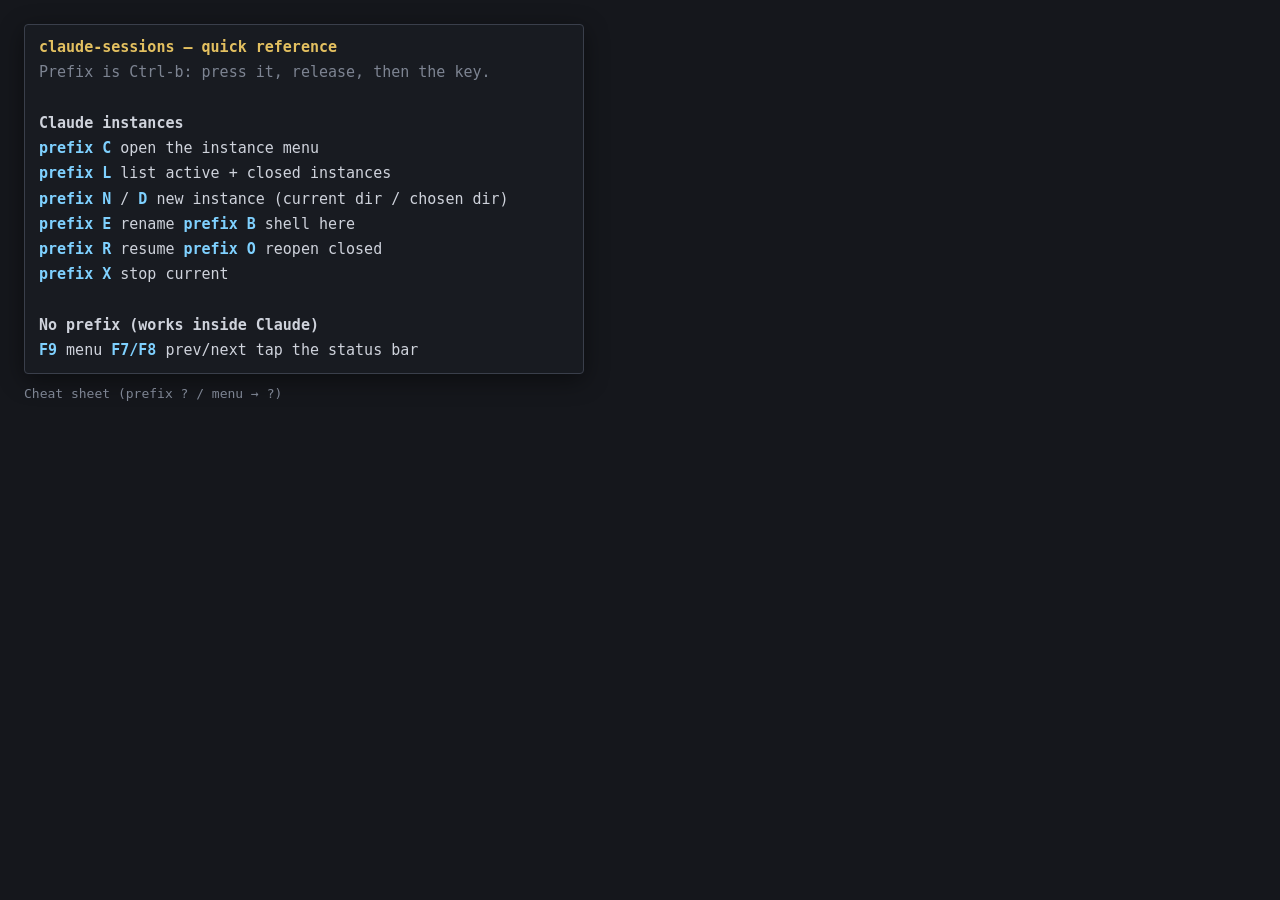
<file: docs/screenshots/instances-cheat-sheet.html>
<!DOCTYPE html><html><head><meta charset="utf-8"><link rel="stylesheet" href="style.css"></head><body>
<div class="wrap" style="width:560px">
  <div class="popup"><div class="pad">
    <div class="yellow bold">claude-sessions — quick reference</div>
    <div class="dim">Prefix is Ctrl-b: press it, release, then the key.</div>
    <div>&nbsp;</div>
    <div class="bold">Claude instances</div>
    <div><span class="k">prefix C</span>   open the instance menu</div>
    <div><span class="k">prefix L</span>   list active + closed instances</div>
    <div><span class="k">prefix N</span> / <span class="k">D</span>   new instance (current dir / chosen dir)</div>
    <div><span class="k">prefix E</span>   rename   <span class="k">prefix B</span>   shell here</div>
    <div><span class="k">prefix R</span>   resume   <span class="k">prefix O</span>   reopen closed</div>
    <div><span class="k">prefix X</span>   stop current</div>
    <div>&nbsp;</div>
    <div class="bold">No prefix (works inside Claude)</div>
    <div><span class="k">F9</span> menu   <span class="k">F7/F8</span> prev/next   tap the status bar</div>
  </div></div>
  <div class="caption">Cheat sheet (prefix ? / menu → ?)</div>
</div></body></html>
</file>
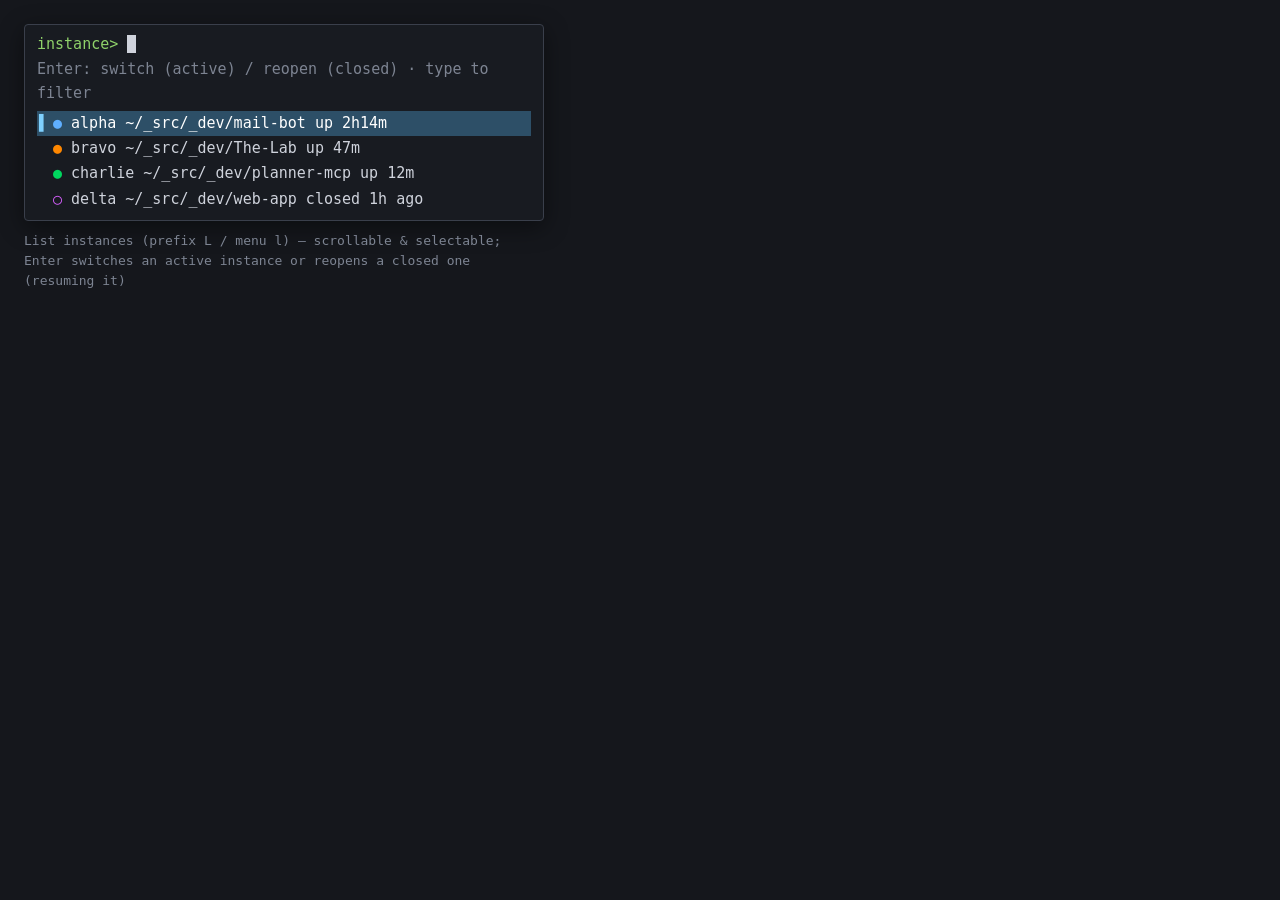
<file: docs/screenshots/instances-list.html>
<!DOCTYPE html><html><head><meta charset="utf-8"><link rel="stylesheet" href="style.css"></head><body>
<div class="wrap">
  <div class="popup"><div class="fzf">
    <div class="prompt">instance&gt; <span class="cursor">&nbsp;</span></div>
    <div class="count">Enter: switch (active) / reopen (closed) · type to filter</div>
    <div class="item cur"><span class="alpha">●</span> alpha    ~/_src/_dev/mail-bot      up 2h14m</div>
    <div class="item"><span class="bravo">●</span> bravo    ~/_src/_dev/The-Lab       up 47m</div>
    <div class="item"><span class="charlie">●</span> charlie  ~/_src/_dev/planner-mcp   up 12m</div>
    <div class="item"><span class="delta">○</span> delta    ~/_src/_dev/web-app       closed 1h ago</div>
  </div></div>
  <div class="caption">List instances (prefix L / menu l) — scrollable &amp; selectable; Enter switches an active instance or reopens a closed one (resuming it)</div>
</div></body></html>
</file>
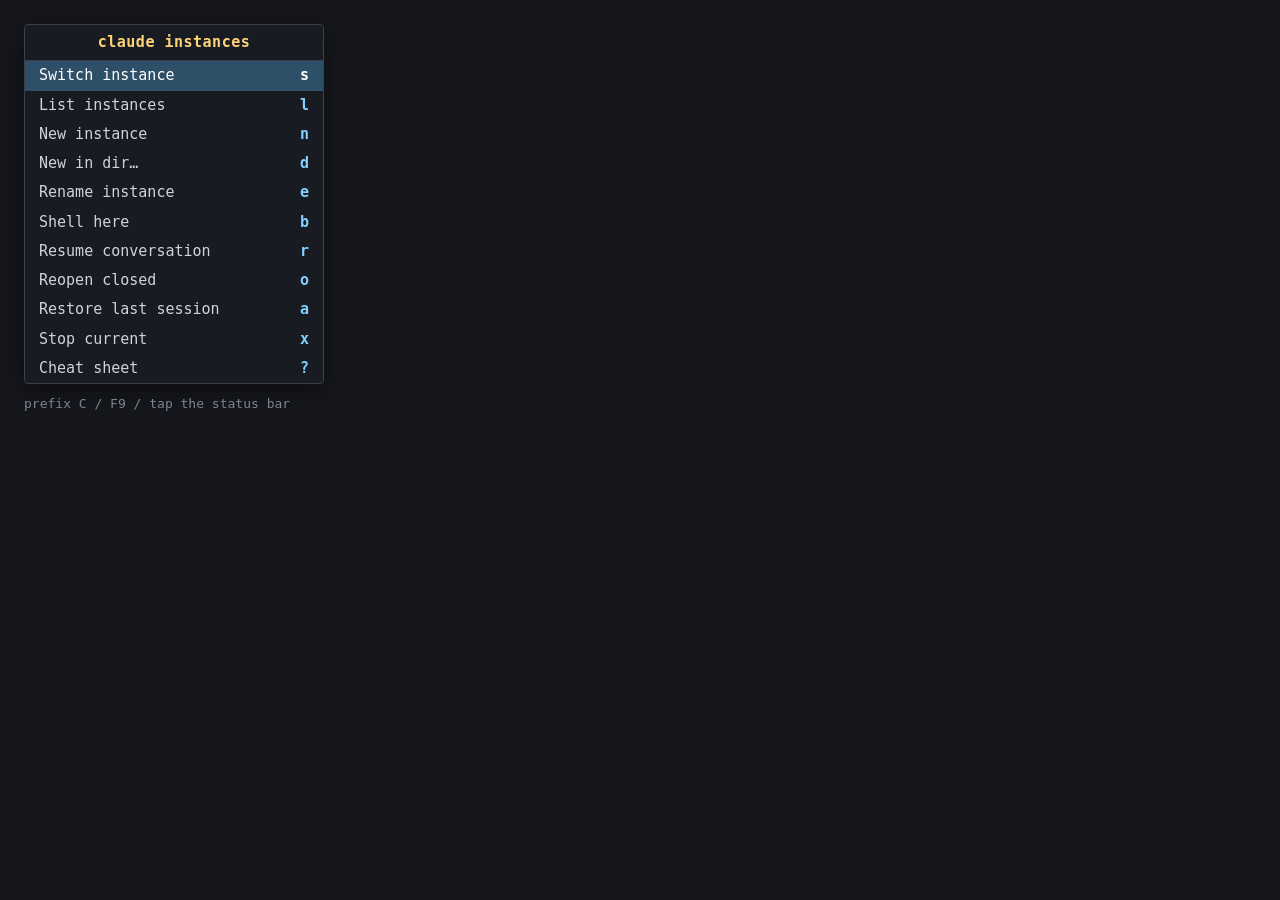
<file: docs/screenshots/instances-menu.html>
<!DOCTYPE html><html><head><meta charset="utf-8"><link rel="stylesheet" href="style.css"></head><body>
<div class="narrow">
  <div class="popup">
    <div class="title"> claude instances </div>
    <div class="row sel"><span>Switch instance</span><span class="k">s</span></div>
    <div class="row"><span>List instances</span><span class="k">l</span></div>
    <div class="row"><span>New instance</span><span class="k">n</span></div>
    <div class="row"><span>New in dir…</span><span class="k">d</span></div>
    <div class="row"><span>Rename instance</span><span class="k">e</span></div>
    <div class="row"><span>Shell here</span><span class="k">b</span></div>
    <div class="row"><span>Resume conversation</span><span class="k">r</span></div>
    <div class="row"><span>Reopen closed</span><span class="k">o</span></div>
    <div class="row"><span>Restore last session</span><span class="k">a</span></div>
    <div class="row"><span>Stop current</span><span class="k">x</span></div>
    <div class="row"><span>Cheat sheet</span><span class="k">?</span></div>
  </div>
  <div class="caption">prefix&nbsp;C&nbsp;/&nbsp;F9&nbsp;/&nbsp;tap the status bar</div>
</div></body></html>
</file>
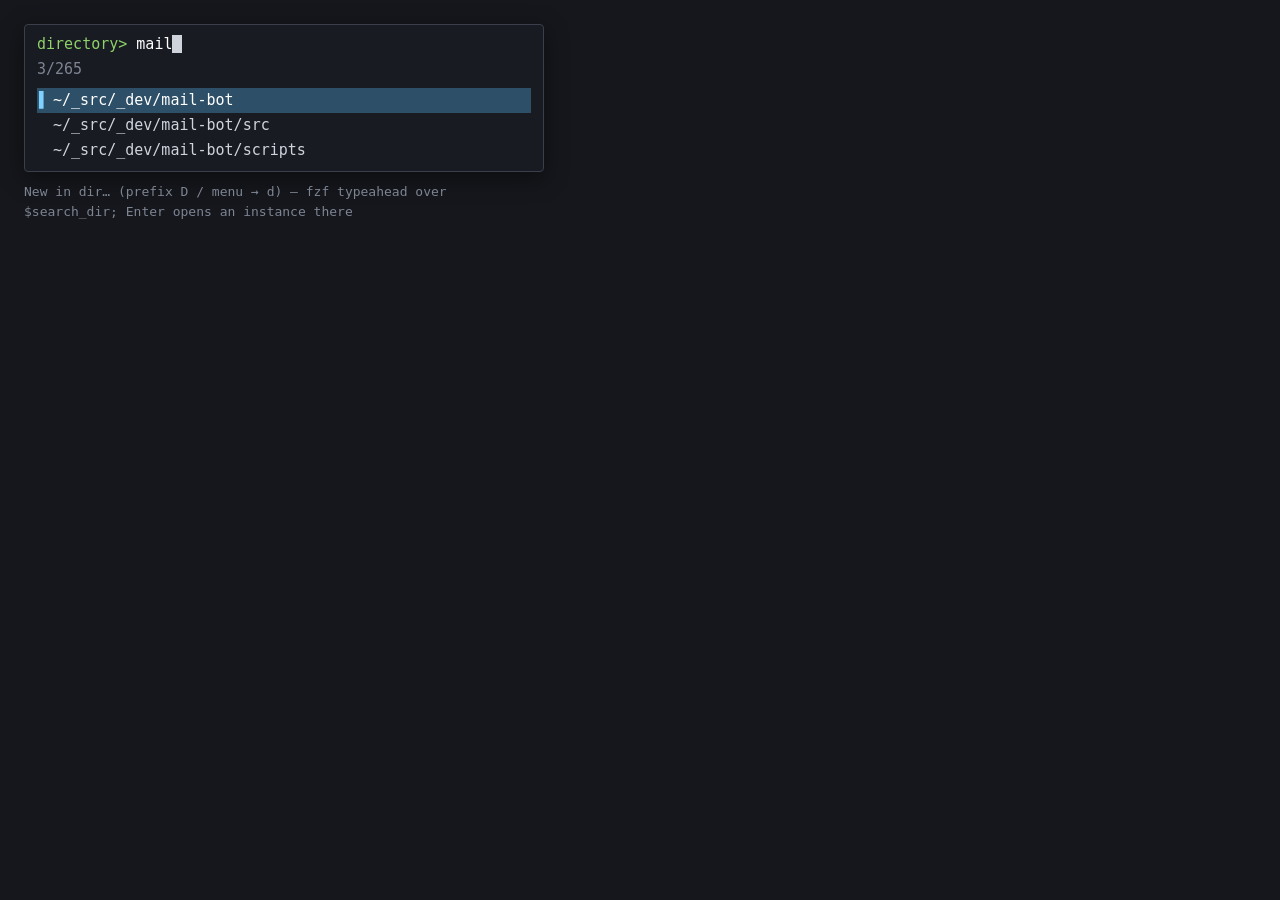
<file: docs/screenshots/instances-new-in-dir.html>
<!DOCTYPE html><html><head><meta charset="utf-8"><link rel="stylesheet" href="style.css"></head><body>
<div class="wrap">
  <div class="popup"><div class="fzf">
    <div class="prompt">directory&gt; <b>mail</b><span class="cursor">&nbsp;</span></div>
    <div class="count">3/265</div>
    <div class="item cur">~/_src/_dev/mail-bot</div>
    <div class="item">~/_src/_dev/mail-bot/src</div>
    <div class="item">~/_src/_dev/mail-bot/scripts</div>
  </div></div>
  <div class="caption">New in dir… (prefix D / menu → d) — fzf typeahead over $search_dir; Enter opens an instance there</div>
</div></body></html>
</file>
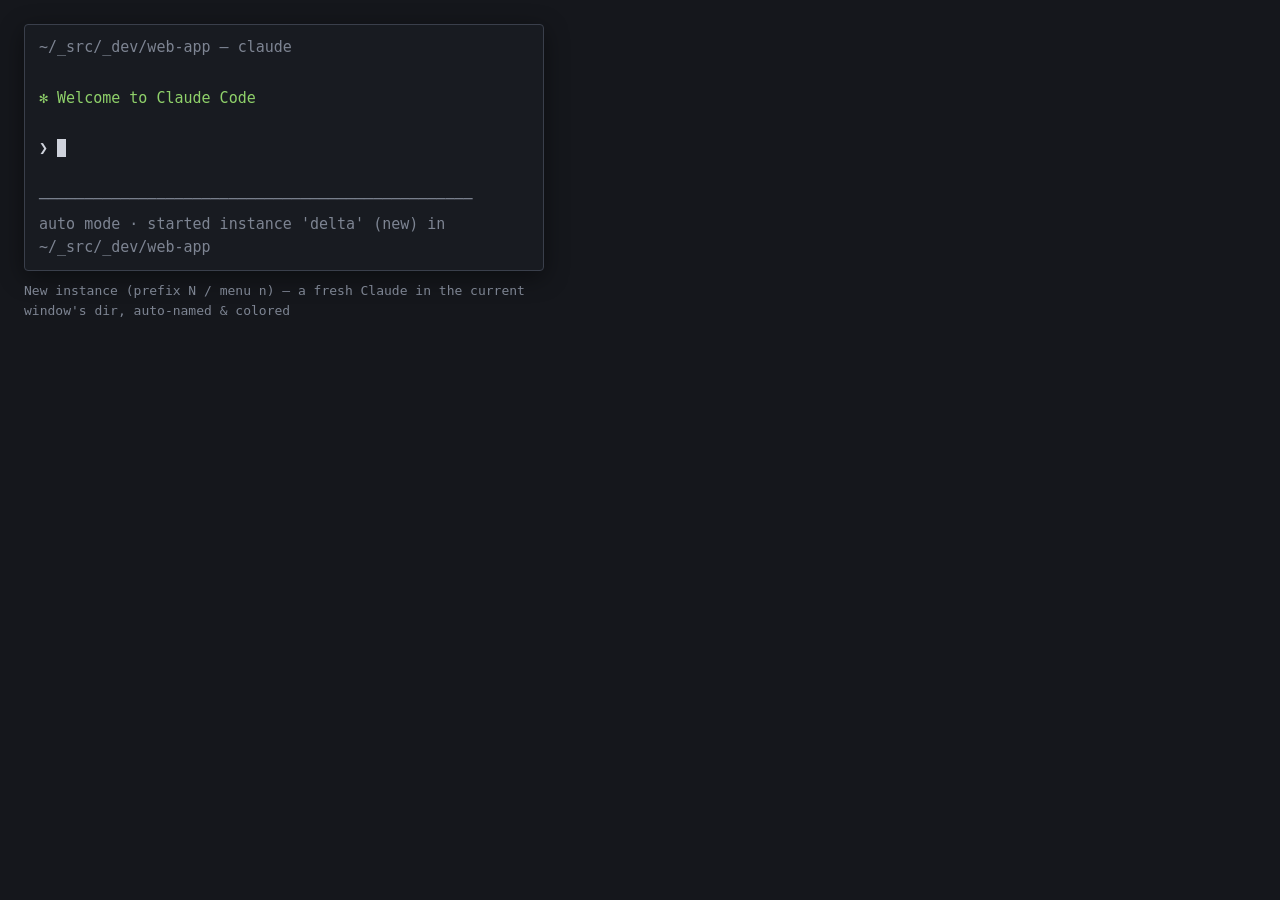
<file: docs/screenshots/instances-new.html>
<!DOCTYPE html><html><head><meta charset="utf-8"><link rel="stylesheet" href="style.css"></head><body>
<div class="wrap">
  <div class="popup"><div class="pad" style="min-height:120px">
    <div class="dim">~/_src/_dev/web-app — claude</div>
    <div>&nbsp;</div>
    <div class="green">✻ Welcome to Claude Code</div>
    <div>&nbsp;</div>
    <div>❯ <span class="cursor">&nbsp;</span></div>
    <div>&nbsp;</div>
    <div class="dim">────────────────────────────────────────────────</div>
    <div class="dim">auto mode · started instance 'delta' (new) in ~/_src/_dev/web-app</div>
  </div></div>
  <div class="caption">New instance (prefix N / menu n) — a fresh Claude in the current window's dir, auto-named &amp; colored</div>
</div></body></html>
</file>
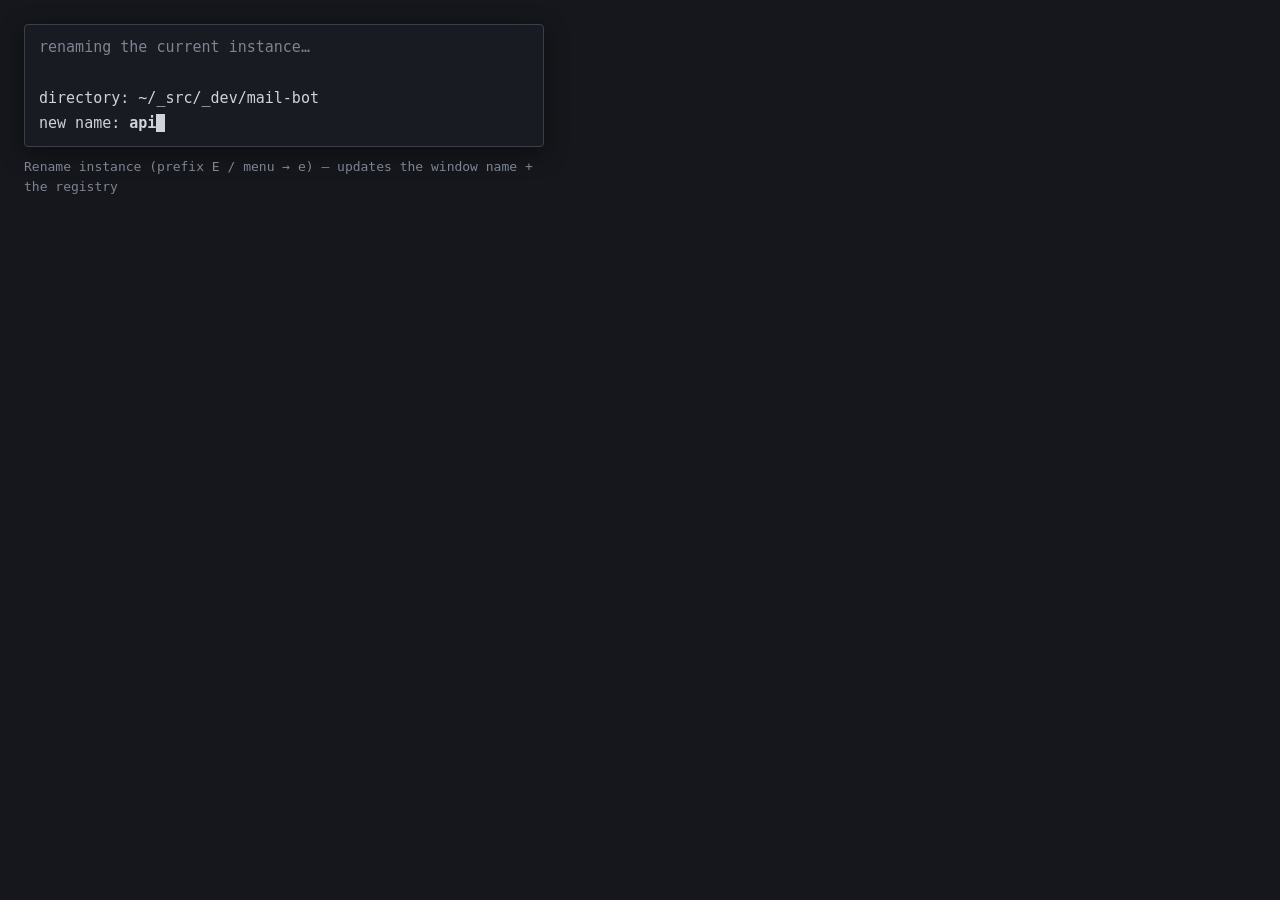
<file: docs/screenshots/instances-rename.html>
<!DOCTYPE html><html><head><meta charset="utf-8"><link rel="stylesheet" href="style.css"></head><body>
<div class="wrap">
  <div class="popup"><div class="pad">
    <div class="dim">renaming the current instance…</div>
    <div>&nbsp;</div>
    <div>directory: ~/_src/_dev/mail-bot</div>
    <div>new name: <span class="bold">api</span><span class="cursor">&nbsp;</span></div>
  </div></div>
  <div class="caption">Rename instance (prefix E / menu → e) — updates the window name + the registry</div>
</div></body></html>
</file>
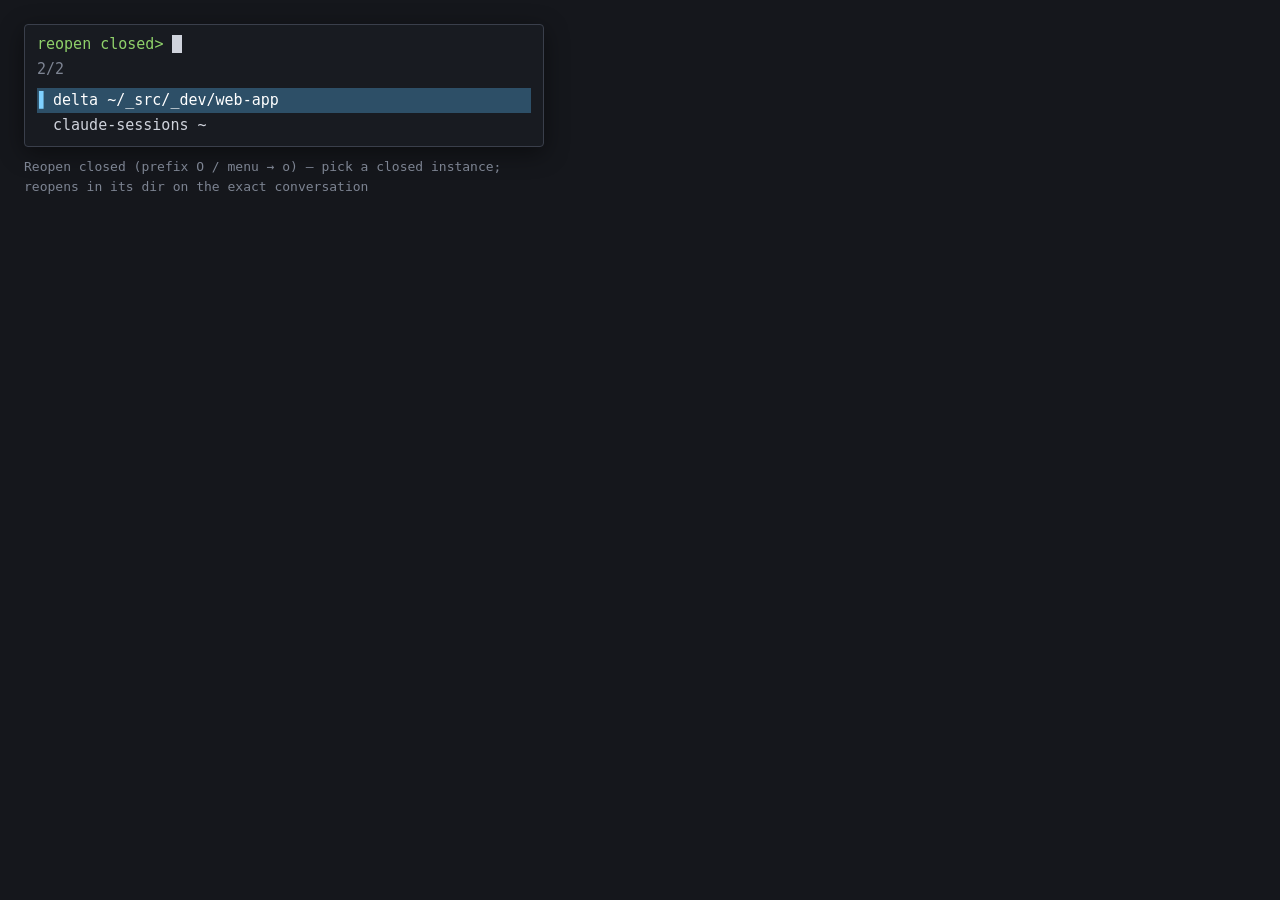
<file: docs/screenshots/instances-reopen-closed.html>
<!DOCTYPE html><html><head><meta charset="utf-8"><link rel="stylesheet" href="style.css"></head><body>
<div class="wrap">
  <div class="popup"><div class="fzf">
    <div class="prompt">reopen closed&gt; <span class="cursor">&nbsp;</span></div>
    <div class="count">2/2</div>
    <div class="item cur">delta    ~/_src/_dev/web-app</div>
    <div class="item">claude-sessions    ~</div>
  </div></div>
  <div class="caption">Reopen closed (prefix O / menu → o) — pick a closed instance; reopens in its dir on the exact conversation</div>
</div></body></html>
</file>
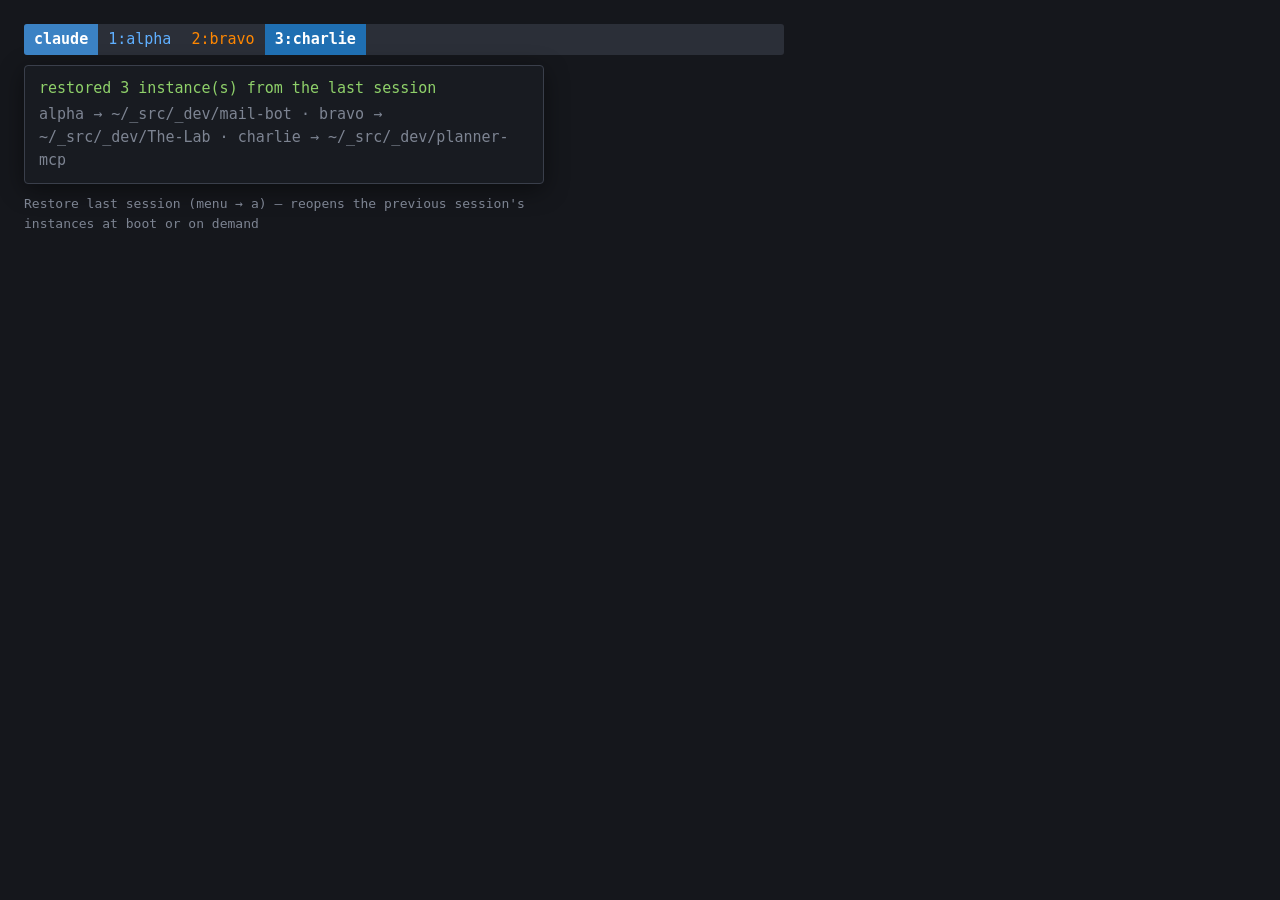
<file: docs/screenshots/instances-restore-all.html>
<!DOCTYPE html><html><head><meta charset="utf-8"><link rel="stylesheet" href="style.css"></head><body>
<div class="wrap">
  <div class="statusbar" style="margin-bottom:10px">
    <span class="seg sess"> claude </span>
    <span class="seg win"><span class="alpha">1:alpha</span></span>
    <span class="seg win"><span class="bravo">2:bravo</span></span>
    <span class="seg cur">3:charlie</span>
  </div>
  <div class="popup"><div class="pad">
    <div class="green">restored 3 instance(s) from the last session</div>
    <div class="dim">alpha → ~/_src/_dev/mail-bot · bravo → ~/_src/_dev/The-Lab · charlie → ~/_src/_dev/planner-mcp</div>
  </div></div>
  <div class="caption">Restore last session (menu → a) — reopens the previous session's instances at boot or on demand</div>
</div></body></html>
</file>
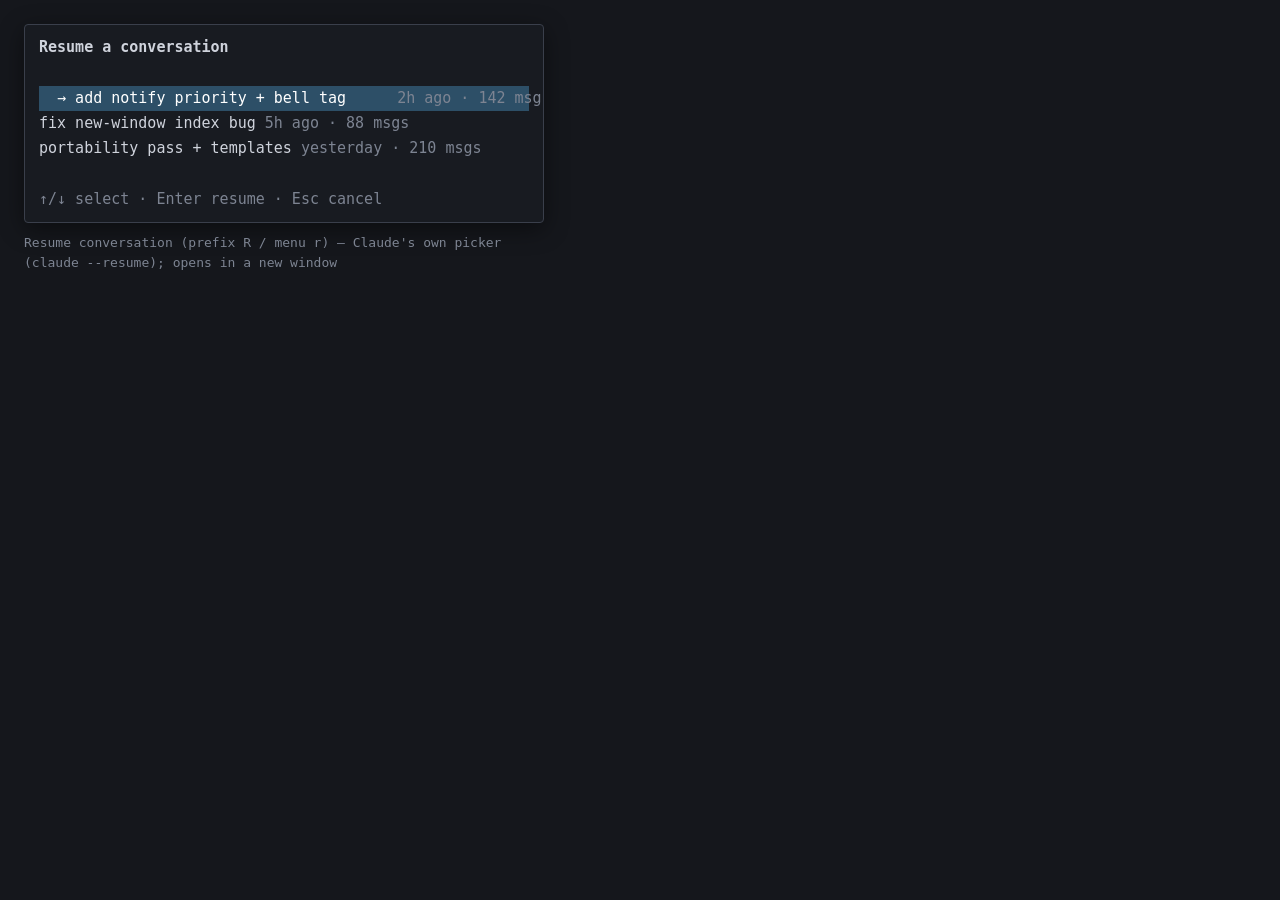
<file: docs/screenshots/instances-resume.html>
<!DOCTYPE html><html><head><meta charset="utf-8"><link rel="stylesheet" href="style.css"></head><body>
<div class="wrap">
  <div class="popup"><div class="pad">
    <div class="bold">Resume a conversation</div>
    <div>&nbsp;</div>
    <div class="row sel" style="padding-left:0">  → add notify priority + bell tag   <span class="dim">2h ago · 142 msgs</span></div>
    <div>    fix new-window index bug          <span class="dim">5h ago · 88 msgs</span></div>
    <div>    portability pass + templates      <span class="dim">yesterday · 210 msgs</span></div>
    <div>&nbsp;</div>
    <div class="dim">↑/↓ select · Enter resume · Esc cancel</div>
  </div></div>
  <div class="caption">Resume conversation (prefix R / menu r) — Claude's own picker (claude --resume); opens in a new window</div>
</div></body></html>
</file>
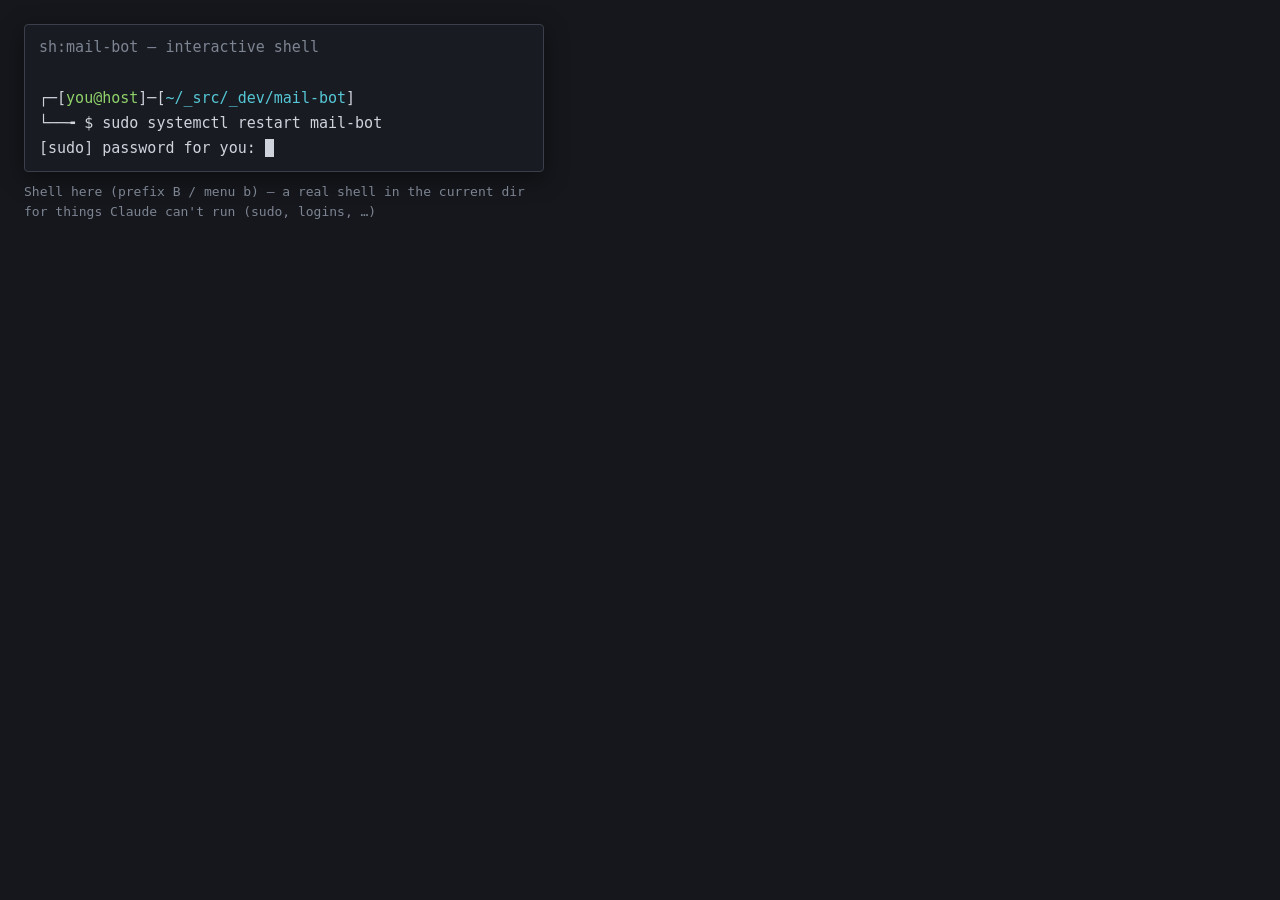
<file: docs/screenshots/instances-shell.html>
<!DOCTYPE html><html><head><meta charset="utf-8"><link rel="stylesheet" href="style.css"></head><body>
<div class="wrap">
  <div class="popup"><div class="pad" style="min-height:110px">
    <div class="dim">sh:mail-bot — interactive shell</div>
    <div>&nbsp;</div>
    <div>┌─[<span class="green">you@host</span>]─[<span class="cyan">~/_src/_dev/mail-bot</span>]</div>
    <div>└──╼ $ sudo systemctl restart mail-bot</div>
    <div>[sudo] password for you: <span class="cursor">&nbsp;</span></div>
  </div></div>
  <div class="caption">Shell here (prefix B / menu b) — a real shell in the current dir for things Claude can't run (sudo, logins, …)</div>
</div></body></html>
</file>
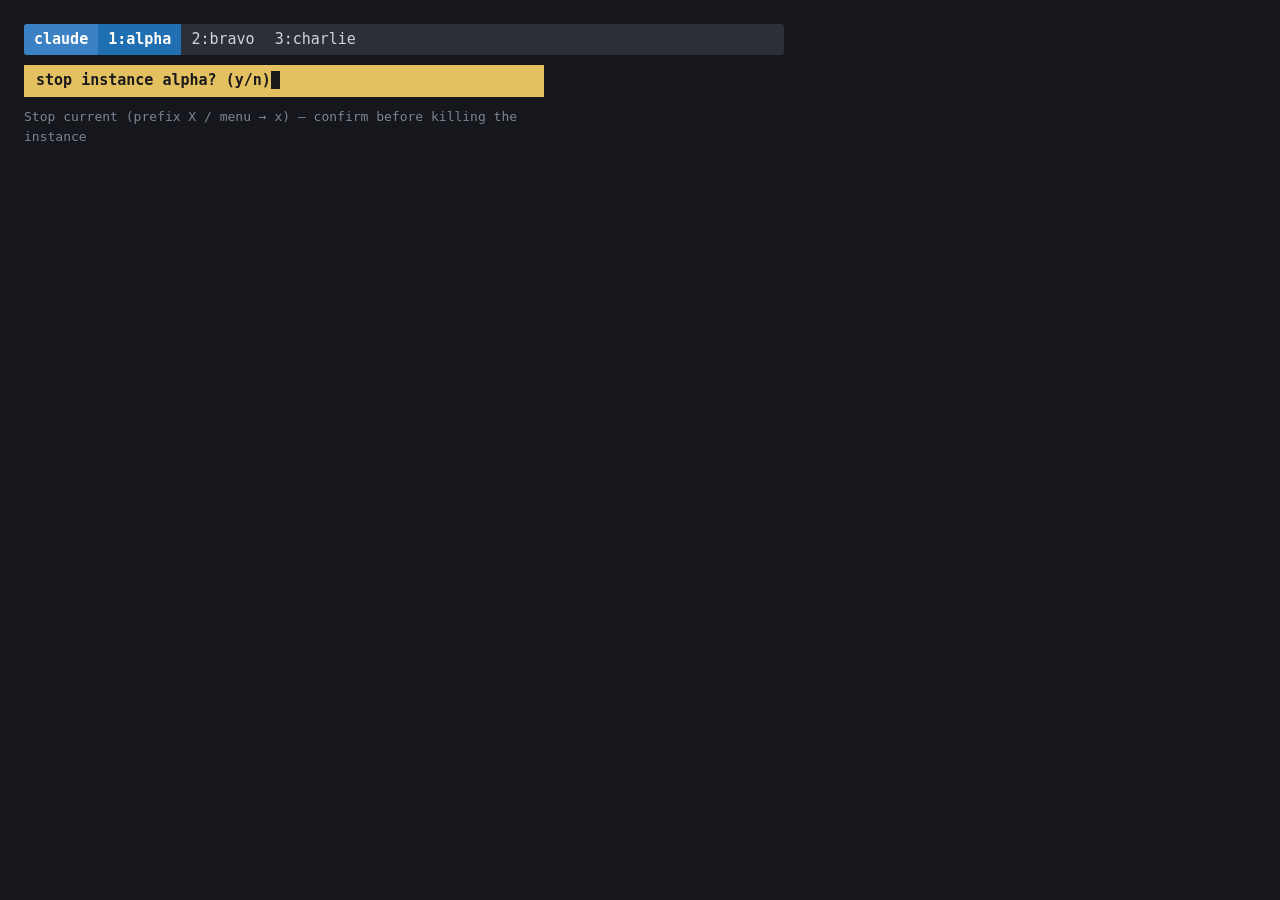
<file: docs/screenshots/instances-stop.html>
<!DOCTYPE html><html><head><meta charset="utf-8"><link rel="stylesheet" href="style.css"></head><body>
<div class="wrap">
  <div class="statusbar" style="margin-bottom:10px">
    <span class="seg sess"> claude </span>
    <span class="seg cur alpha">1:alpha</span>
    <span class="seg">2:bravo</span>
    <span class="seg">3:charlie</span>
  </div>
  <div class="prompt-bar">stop instance alpha? (y/n)<span style="background:#1a1a1a;color:#e3c060">&nbsp;</span></div>
  <div class="caption">Stop current (prefix X / menu → x) — confirm before killing the instance</div>
</div></body></html>
</file>
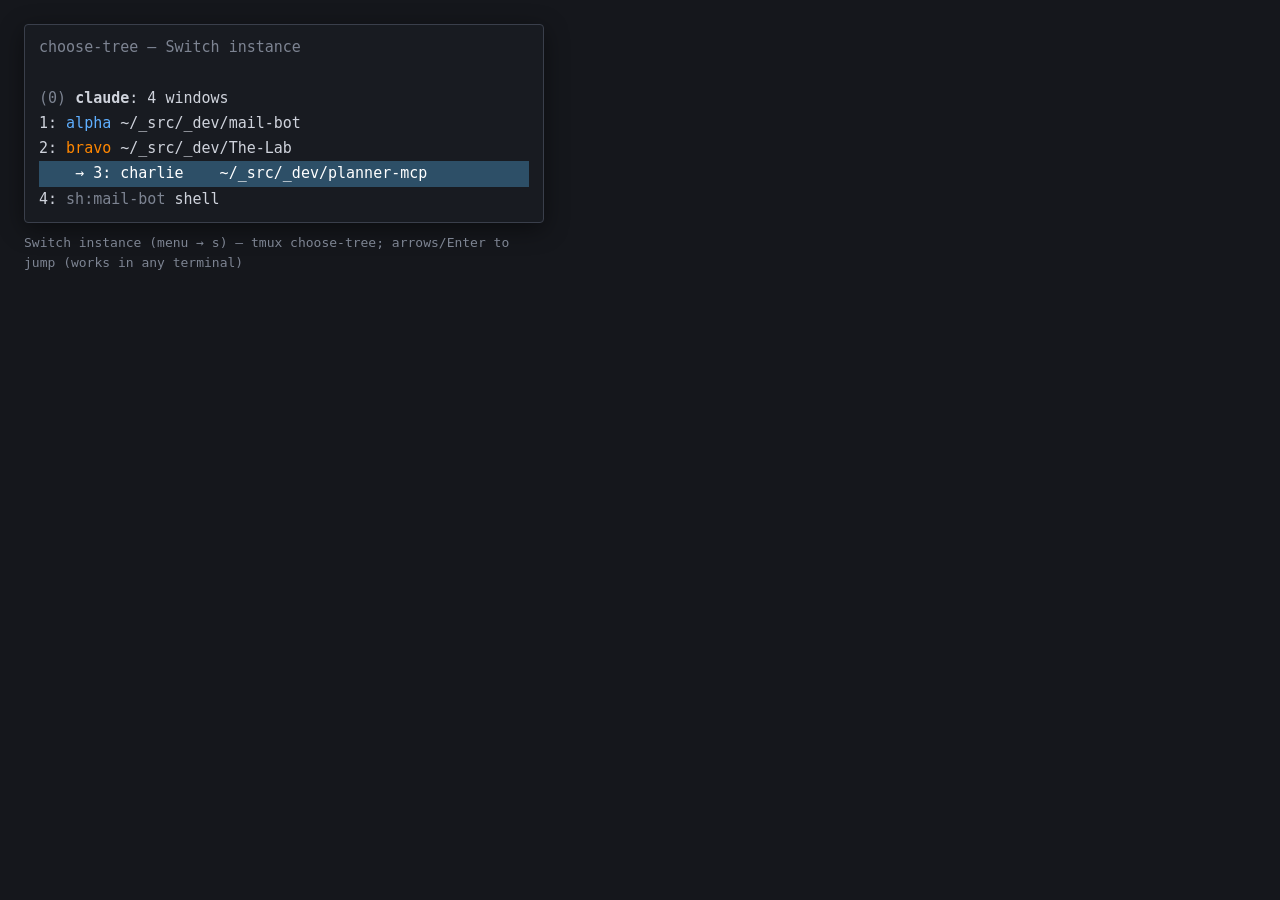
<file: docs/screenshots/instances-switch.html>
<!DOCTYPE html><html><head><meta charset="utf-8"><link rel="stylesheet" href="style.css"></head><body>
<div class="wrap">
  <div class="popup"><div class="pad">
    <div class="dim">choose-tree — Switch instance</div>
    <div>&nbsp;</div>
    <div><span class="dim">(0)</span> <span class="bold">claude</span>: 4 windows</div>
    <div>      1: <span class="alpha">alpha</span>      ~/_src/_dev/mail-bot</div>
    <div>      2: <span class="bravo">bravo</span>      ~/_src/_dev/The-Lab</div>
    <div class="row sel" style="padding-left:0">    → 3: charlie    ~/_src/_dev/planner-mcp</div>
    <div>      4: <span class="dim">sh:mail-bot</span>  shell</div>
  </div></div>
  <div class="caption">Switch instance (menu → s) — tmux choose-tree; arrows/Enter to jump (works in any terminal)</div>
</div></body></html>
</file>
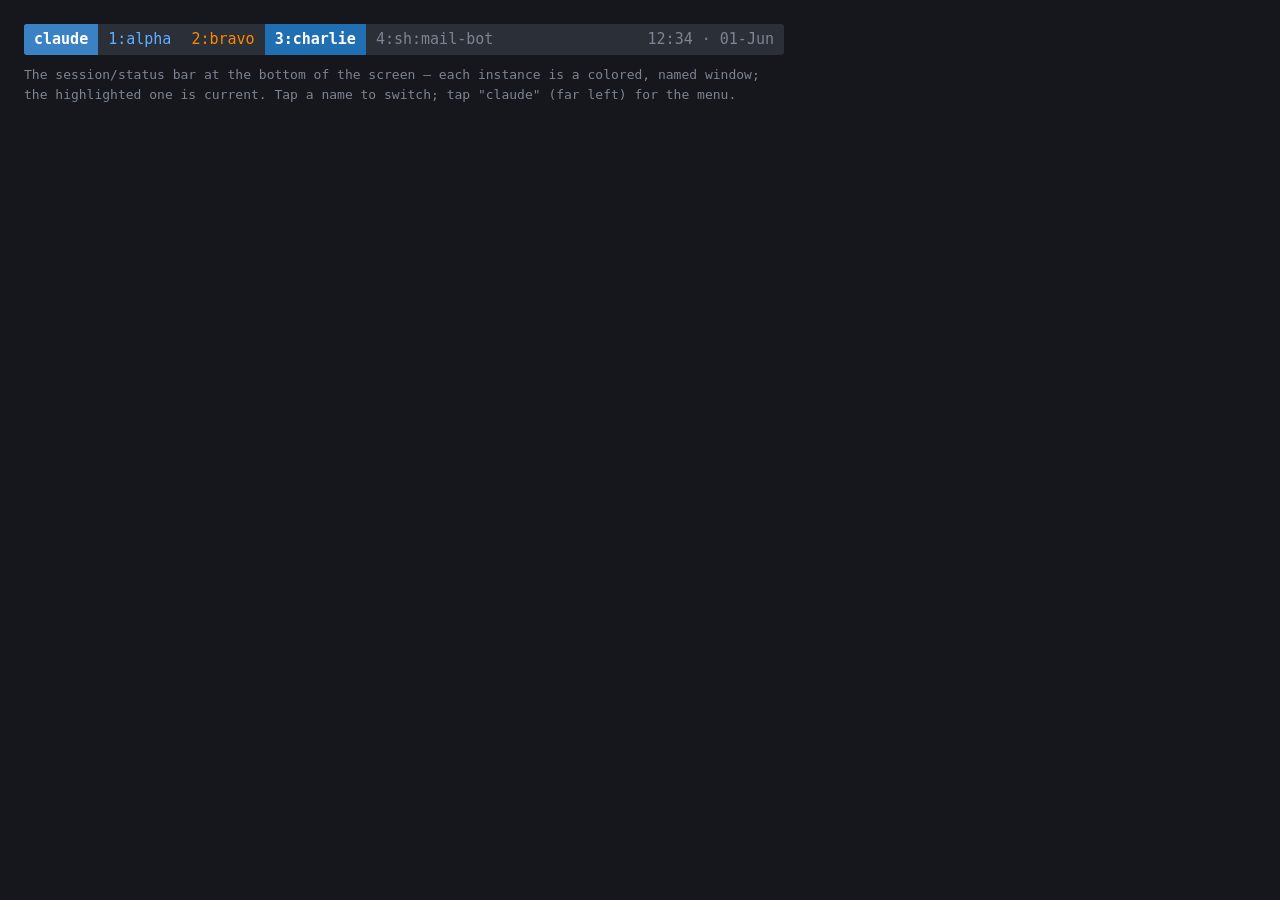
<file: docs/screenshots/status-bar.html>
<!DOCTYPE html><html><head><meta charset="utf-8"><link rel="stylesheet" href="style.css"></head><body>
<div style="width:760px">
  <div class="statusbar">
    <span class="seg sess"> claude </span>
    <span class="seg win"><span class="alpha">1:alpha</span></span>
    <span class="seg win"><span class="bravo">2:bravo</span></span>
    <span class="seg cur">3:charlie</span>
    <span class="seg win dim">4:sh:mail-bot</span>
    <span class="seg right">12:34 · 01-Jun</span>
  </div>
  <div class="caption">The session/status bar at the bottom of the screen — each instance is a colored,
  named window; the highlighted one is current. Tap a name to switch; tap "claude" (far left) for the menu.</div>
</div></body></html>
</file>
<file: docs/screenshots/style.css>
/* Shared look for the claude-sessions UI mockups (rendered to PNG via headless
   Chrome). Approximates the tmux popups, fzf picker, claude-ls list, prompts,
   and status bar. */
:root{
  --bg:#15171c; --fg:#cfd3dc; --dim:#7d8492; --box:#3a3f4b; --panel:#181b21;
  --sel-bg:#2d4f67; --sel-fg:#fff; --key:#7fd1ff; --title:#ffd479;
  --green:#8fd16a; --c-alpha:#5fafff; --c-bravo:#ff8700; --c-charlie:#00d75f;
  --c-delta:#d75fff; --bar:#2b2f38; --barfg:#cfd3dc; --cyan:#56c7d6; --yellow:#e3c060;
}
html,body{margin:0;background:var(--bg);}
body{ font:15px/1.55 "DejaVu Sans Mono",ui-monospace,monospace; color:var(--fg); padding:24px; }
.wrap{ width:520px; }
.narrow{ width:300px; }
.popup{ border:1px solid var(--box); border-radius:4px; background:var(--panel);
        box-shadow:0 6px 24px rgba(0,0,0,.45); overflow:hidden; }
.title{ text-align:center; font-weight:700; color:var(--title);
        padding:6px 14px; border-bottom:1px solid var(--box); letter-spacing:.5px; }
.row{ display:flex; justify-content:space-between; gap:24px; padding:3px 14px; white-space:pre; }
.row.sel{ background:var(--sel-bg); color:var(--sel-fg); }
.k{ color:var(--key); font-weight:700; } .row.sel .k{ color:#fff; }
.dim{ color:var(--dim); } .bold{font-weight:700;}
.green{color:var(--green);} .cyan{color:var(--cyan);} .yellow{color:var(--yellow);}
.alpha{color:var(--c-alpha);} .bravo{color:var(--c-bravo);}
.charlie{color:var(--c-charlie);} .delta{color:var(--c-delta);}
.pad{ padding:10px 14px; } .pad div{ padding:1px 0; }
.h{ color:var(--fg); font-weight:700; }
/* fzf-style picker */
.fzf{ padding:8px 12px; }
.fzf .prompt{ color:var(--green); } .fzf .prompt b{ color:#fff; font-weight:400; }
.fzf .count{ color:var(--dim); margin:2px 0 6px; }
.fzf .item{ padding:1px 0 1px 16px; }
.fzf .item.cur{ background:var(--sel-bg); color:#fff; position:relative; }
.fzf .item.cur::before{ content:"▌"; position:absolute; left:2px; color:var(--key); }
/* prompt bar (command-prompt / confirm-before) */
.prompt-bar{ background:var(--yellow); color:#1a1a1a; padding:4px 12px; font-weight:700; width:520px; box-sizing:border-box;}
.cursor{ background:var(--fg); color:var(--bg); }
/* tmux status bar */
.statusbar{ display:flex; align-items:center; background:var(--bar); color:var(--barfg);
            width:760px; box-sizing:border-box; padding:0; border-radius:3px; overflow:hidden; }
.statusbar .seg{ padding:4px 10px; white-space:nowrap; }
.statusbar .sess{ background:#3b82c4; color:#fff; font-weight:700; }
.statusbar .win{ }
.statusbar .cur{ background:#1f6fb2; color:#fff; font-weight:700; }
.statusbar .right{ margin-left:auto; color:var(--dim); }
.caption{ margin-top:10px; color:var(--dim); font-size:13px; }
</file>
